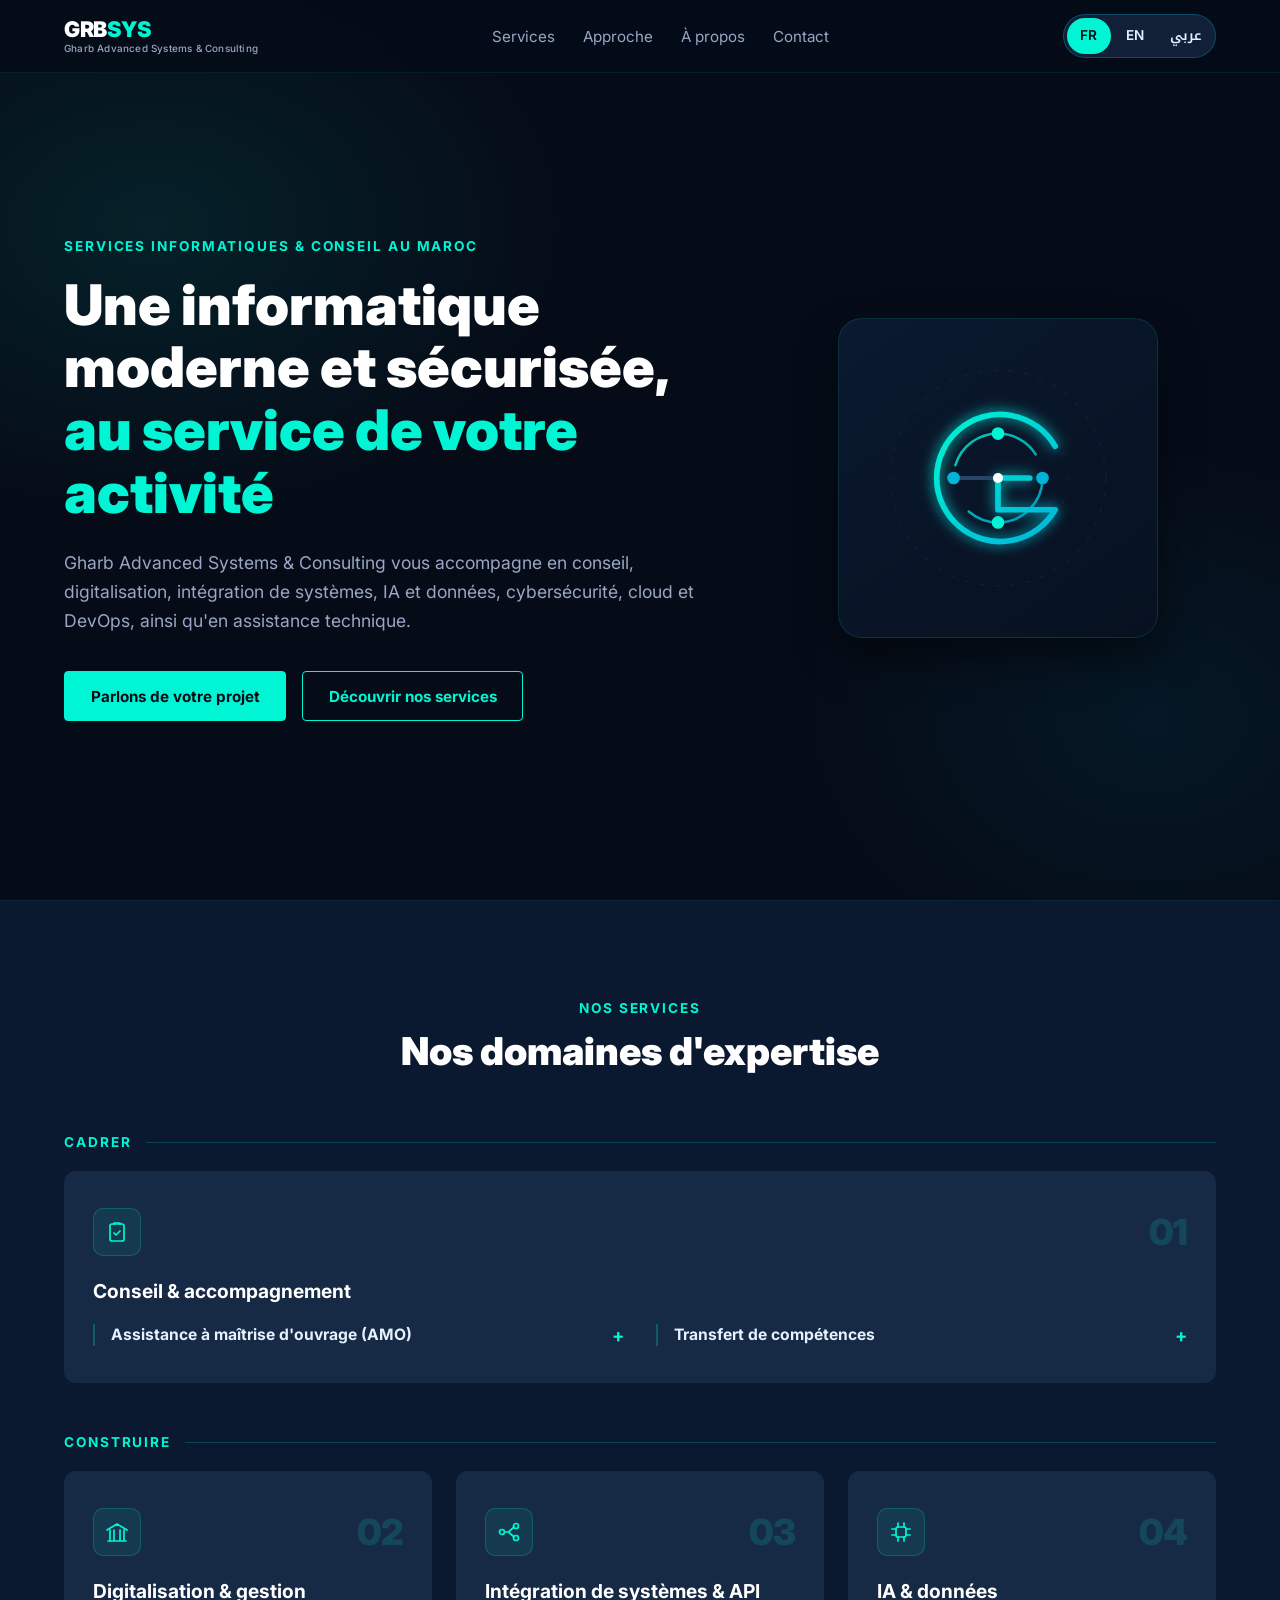
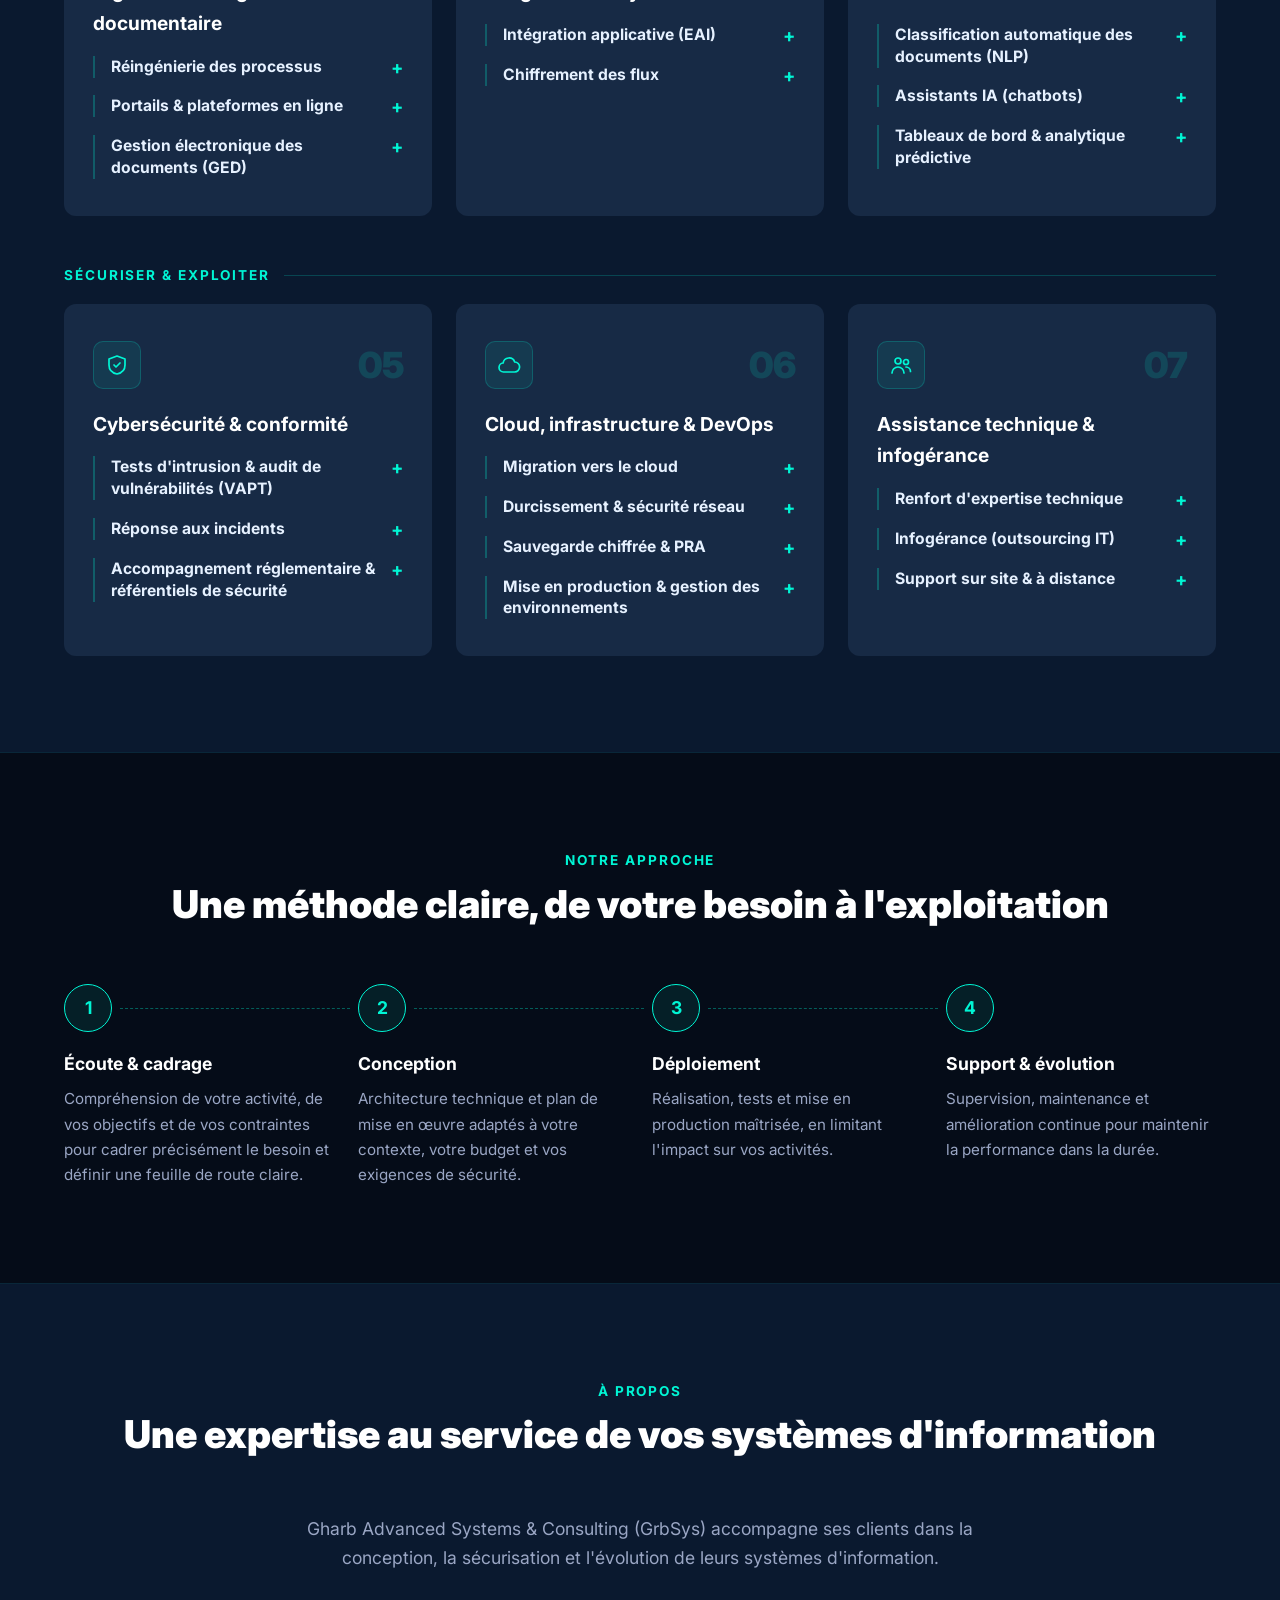
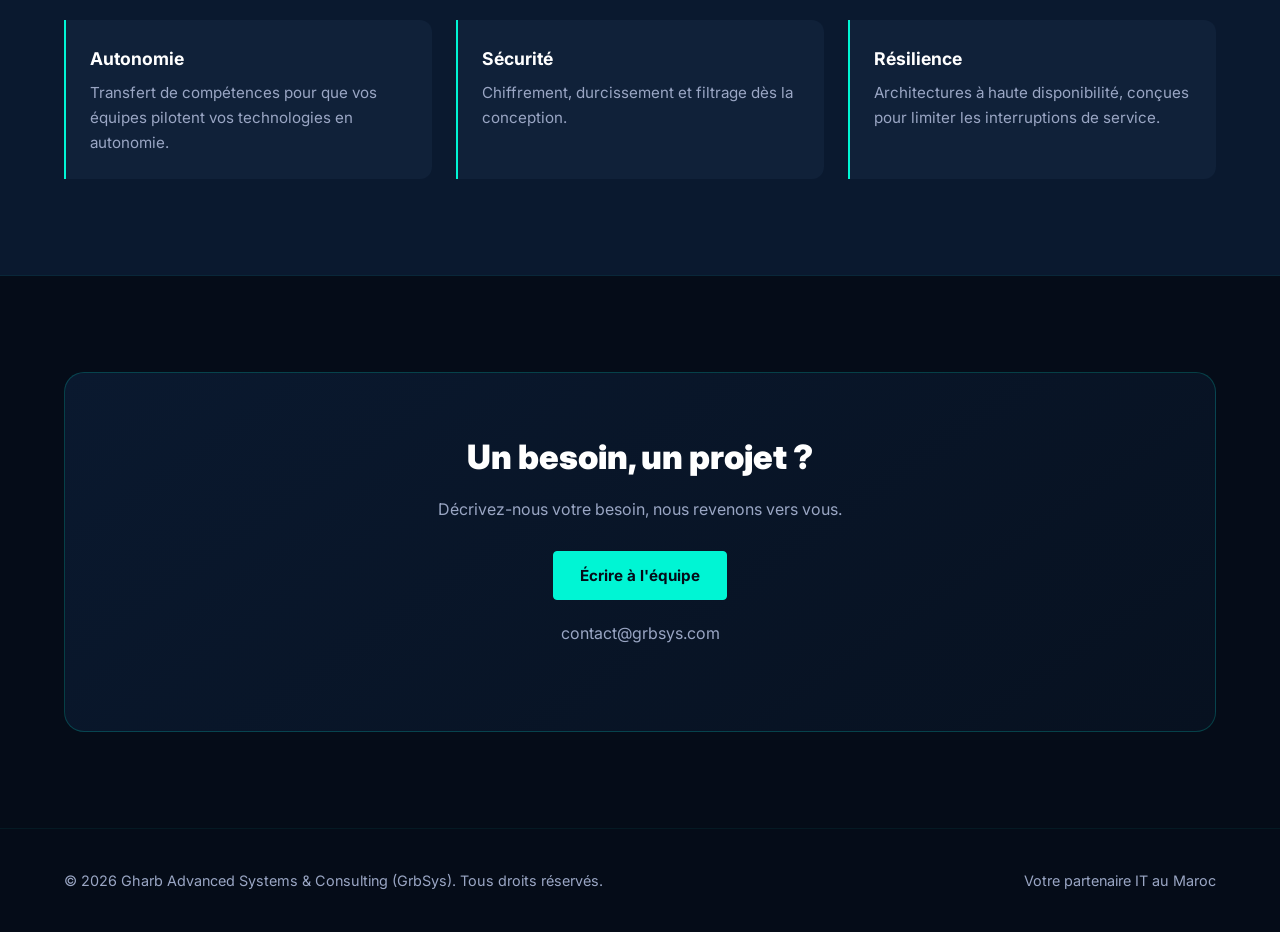
<file: index.html>
<!DOCTYPE html>
<html lang="fr" dir="ltr">
<head>
    <meta charset="UTF-8">
    <meta name="viewport" content="width=device-width, initial-scale=1.0">
    <title>Services IT, cloud &amp; cybersécurité au Maroc | GrbSys</title>
    <meta name="description" content="GrbSys, partenaire IT au Maroc : conseil, digitalisation, intégration de systèmes, IA et données, cybersécurité, cloud et DevOps, assistance technique.">
    <meta name="theme-color" content="#050c18">
    <link rel="canonical" href="https://grbsys.com/">
    <link rel="alternate" hreflang="fr" href="https://grbsys.com/">
    <link rel="alternate" hreflang="en" href="https://grbsys.com/en/">
    <link rel="alternate" hreflang="ar" href="https://grbsys.com/ar/">
    <link rel="alternate" hreflang="x-default" href="https://grbsys.com/">
    <script type="application/ld+json">{"@context":"https://schema.org","@type":"Organization","name":"Gharb Advanced Systems & Consulting","alternateName":["GrbSys","الغرب للأنظمة المتطورة والاستشارات"],"url":"https://grbsys.com/","email":"contact@grbsys.com","areaServed":"MA"}</script>
    <meta property="og:type" content="website">
    <meta property="og:site_name" content="Gharb Advanced Systems &amp; Consulting">
    <meta property="og:title" content="Services IT, cloud &amp; cybersécurité au Maroc | GrbSys">
    <meta property="og:description" content="GrbSys, partenaire IT au Maroc : conseil, digitalisation, intégration de systèmes, IA et données, cybersécurité, cloud et DevOps, assistance technique.">
    <meta property="og:url" content="https://grbsys.com/">
    <meta property="og:locale" content="fr_MA">
    <meta property="og:locale:alternate" content="en_GB">
    <meta property="og:locale:alternate" content="ar_MA">
    <link rel="icon" href="data:image/svg+xml,%3Csvg xmlns='http://www.w3.org/2000/svg' viewBox='0 0 32 32'%3E%3Crect width='32' height='32' rx='7' fill='%23050c18'/%3E%3Ccircle cx='16' cy='16' r='8' fill='none' stroke='%2300f5d4' stroke-width='3'/%3E%3Ccircle cx='16' cy='16' r='2.5' fill='%2300f5d4'/%3E%3C/svg%3E">

    <link rel="preconnect" href="https://fonts.googleapis.com">
    <link rel="preconnect" href="https://fonts.gstatic.com" crossorigin>
    <link rel="stylesheet" href="https://fonts.googleapis.com/css2?family=Inter:wght@400;600;700;900&amp;family=Noto+Kufi+Arabic:wght@300;400;700;900&amp;display=swap">

    <link rel="stylesheet" href="assets/style.css">
</head>
<body>
    <a class="skip-link" href="#main" data-i18n="skip">Aller au contenu principal</a>

    <header class="site-header">
        <div class="container header-inner">
            <a href="#top" class="nav-logo" data-i18n-aria="logo.label" aria-label="GrbSys – Gharb Advanced Systems & Consulting, accueil"><span class="logo-mark">Grb<span class="accent">Sys</span></span><small class="logo-sub" aria-hidden="true" data-i18n="logo.sub">Gharb Advanced Systems &amp; Consulting</small></a>

            <nav class="main-nav" data-i18n-aria="nav.label" aria-label="Navigation principale">
                <ul>
                    <li><a href="#services" data-i18n="nav.services">Services</a></li>
                    <li><a href="#approach" data-i18n="nav.approach">Approche</a></li>
                    <li><a href="#about" data-i18n="nav.about">À propos</a></li>
                    <li><a href="#contact" data-i18n="nav.contact">Contact</a></li>
                </ul>
            </nav>

            <div class="header-actions">
                <nav class="lang-switch" aria-label="Langue">
                    <a href="./" hreflang="fr" lang="fr" aria-label="Français" aria-current="page">FR</a>
                    <a href="en/" hreflang="en" lang="en" aria-label="English">EN</a>
                    <a href="ar/" hreflang="ar" lang="ar" aria-label="العربية">عربي</a>
                </nav>
            </div>
        </div>
    </header>

    <main id="main">
        <section class="hero" id="top">
            <div class="container hero-grid">
                <div class="hero-content">
                    <p class="eyebrow" data-i18n="hero.tag">Services informatiques &amp; conseil au Maroc</p>
                    <h1 class="hero-title" data-i18n="hero.title" data-i18n-html>Une informatique moderne et sécurisée, <span>au service de votre activité</span></h1>
                    <p class="hero-desc" data-i18n="hero.desc">Gharb Advanced Systems &amp; Consulting vous accompagne en conseil, digitalisation, intégration de systèmes, IA et données, cybersécurité, cloud et DevOps, ainsi qu'en assistance technique.</p>
                    <div class="hero-actions">
                        <a href="#contact" class="btn btn-primary" data-i18n="hero.cta1">Parlons de votre projet</a>
                        <a href="#services" class="btn btn-outline" data-i18n="hero.cta2">Découvrir nos services</a>
                    </div>
                </div>

                <div class="hero-visual">
                    <div class="svg-container">
                        <svg viewBox="0 0 200 200" xmlns="http://www.w3.org/2000/svg" role="img" aria-labelledby="logoTitle">
                            <title id="logoTitle" data-i18n="logo.title">Logo animé de GrbSys : réseau de nœuds connectés</title>
                            <defs>
                                <linearGradient id="cyberGrad" x1="0%" y1="0%" x2="100%" y2="100%">
                                    <stop offset="0%" stop-color="#00f5d4"/>
                                    <stop offset="100%" stop-color="#00b4d8"/>
                                </linearGradient>
                                <filter id="neonGlow" x="-20%" y="-20%" width="140%" height="140%">
                                    <feGaussianBlur stdDeviation="5" result="blur"/>
                                    <feComposite in="SourceGraphic" in2="blur" operator="over"/>
                                </filter>
                            </defs>

                            <circle cx="100" cy="100" r="85" fill="none" stroke="#172a45" stroke-width="1" stroke-dasharray="4 8" opacity="0.5"/>
                            <circle cx="100" cy="100" r="55" fill="none" stroke="#172a45" stroke-width="1" stroke-dasharray="3 6" opacity="0.4"/>
                            <line x1="100" y1="5" x2="100" y2="195" stroke="#172a45" stroke-width="0.5" stroke-dasharray="5 5" opacity="0.3"/>
                            <line x1="5" y1="100" x2="195" y2="100" stroke="#172a45" stroke-width="0.5" stroke-dasharray="5 5" opacity="0.3"/>

                            <!-- Boucle « G » -->
                            <path class="draw" pathLength="100" d="M 145 75 A 50 50 0 1 0 145 125 L 100 125 L 100 100 L 125 100"
                                  fill="none" stroke="url(#cyberGrad)" stroke-width="4.5" stroke-linecap="round" stroke-linejoin="round" filter="url(#neonGlow)"/>

                            <!-- Anneau « S » en rotation lente -->
                            <circle class="ring" cx="100" cy="100" r="35" fill="none" stroke="url(#cyberGrad)" stroke-width="2" stroke-dasharray="80 40" stroke-linecap="round" opacity="0.8"/>

                            <path d="M 100 100 L 65 100" fill="none" stroke="#2a4468" stroke-width="3" stroke-linecap="round"/>

                            <circle class="node" cx="100" cy="65" r="5" fill="#00f5d4"/>
                            <circle class="node delay-1" cx="135" cy="100" r="5" fill="#00b4d8"/>
                            <circle class="node delay-2" cx="100" cy="135" r="5" fill="#00f5d4"/>
                            <circle class="node delay-3" cx="65" cy="100" r="5" fill="#00b4d8"/>
                            <circle class="node delay-1" cx="100" cy="100" r="4" fill="#ffffff"/>
                        </svg>
                    </div>
                </div>
            </div>
        </section>

        <section class="section section-alt" id="services" aria-labelledby="services-title">
            <div class="container">
                <div class="section-header">
                    <p class="eyebrow" data-i18n="services.eyebrow">Nos services</p>
                    <h2 id="services-title" data-i18n="services.title">Nos domaines d'expertise</h2>
                </div>

                <div class="service-groups">
                <div class="service-group" role="group" aria-labelledby="g1-label">
                    <h3 class="group-title" id="g1-label" data-i18n="g1.title">Cadrer</h3>
                    <div class="service-cards service-cards--1">
                        <article class="service-card">
                            <div class="card-top">
                                <div class="card-icon" aria-hidden="true">
                                    <svg viewBox="0 0 24 24"><rect x="5" y="4" width="14" height="17" rx="2"/><path d="M9 4V3h6v1M9 13l2 2 4-4"/></svg>
                                </div>
                                <span class="card-num" aria-hidden="true">01</span>
                            </div>
                            <h4 data-i18n="d7.title">Conseil &amp; accompagnement</h4>
                            <ul class="service-list">
                                <li>
                                    <details>
                                        <summary><h5 data-i18n="d7.i1.t">Assistance à maîtrise d'ouvrage (AMO)</h5></summary>
                                        <p data-i18n="d7.i1.x">Accompagnement consultatif et technique pour cadrer et piloter vos projets technologiques selon les bonnes pratiques et les référentiels applicables.</p>
                                    </details>
                                </li>
                                <li>
                                    <details>
                                        <summary><h5 data-i18n="d7.i2.t">Transfert de compétences</h5></summary>
                                        <p data-i18n="d7.i2.x">Programmes de formation continue pour les ingénieurs et responsables techniques de vos équipes afin de piloter les technologies modernes en autonomie.</p>
                                    </details>
                                </li>
                            </ul>
                        </article>
                    </div>
                </div>

                <div class="service-group" role="group" aria-labelledby="g2-label">
                    <h3 class="group-title" id="g2-label" data-i18n="g2.title">Construire</h3>
                    <div class="service-cards service-cards--3">
                        <article class="service-card">
                            <div class="card-top">
                                <div class="card-icon" aria-hidden="true">
                                    <svg viewBox="0 0 24 24"><path d="M3 21h18M5 21V10M9 21V10M15 21V10M19 21V10M2 10l10-6 10 6"/></svg>
                                </div>
                                <span class="card-num" aria-hidden="true">02</span>
                            </div>
                            <h4 data-i18n="d1.title">Digitalisation &amp; gestion documentaire</h4>
                            <ul class="service-list">
                                <li>
                                    <details>
                                        <summary><h5 data-i18n="d1.i1.t">Réingénierie des processus</h5></summary>
                                        <p data-i18n="d1.i1.x">Transformation de vos procédures papier et manuelles en workflows numériques automatisés pour gagner en rapidité, dans le respect de la réglementation applicable.</p>
                                    </details>
                                </li>
                                <li>
                                    <details>
                                        <summary><h5 data-i18n="d1.i2.t">Portails &amp; plateformes en ligne</h5></summary>
                                        <p data-i18n="d1.i2.x">Plateformes en ligne unifiées pour recevoir, traiter et suivre les demandes de vos clients et partenaires : formulaires, demandes en ligne, espaces clients.</p>
                                    </details>
                                </li>
                                <li>
                                    <details>
                                        <summary><h5 data-i18n="d1.i3.t">Gestion électronique des documents (GED)</h5></summary>
                                        <p data-i18n="d1.i3.x">Archivage sécurisé du fonds documentaire de votre organisation, avec indexation et recherche rapide, pour retrouver vos documents facilement et réduire les risques de perte ou de détérioration.</p>
                                    </details>
                                </li>
                            </ul>
                        </article>

                        <article class="service-card">
                            <div class="card-top">
                                <div class="card-icon" aria-hidden="true">
                                    <svg viewBox="0 0 24 24"><circle cx="5" cy="12" r="2.5"/><circle cx="19" cy="6" r="2.5"/><circle cx="19" cy="18" r="2.5"/><path d="M7.5 12h4l5.5-5M11.5 12l5.5 5"/></svg>
                                </div>
                                <span class="card-num" aria-hidden="true">03</span>
                            </div>
                            <h4 data-i18n="d5.title">Intégration de systèmes &amp; API</h4>
                            <ul class="service-list">
                                <li>
                                    <details>
                                        <summary><h5 data-i18n="d5.i1.t">Intégration applicative (EAI)</h5></summary>
                                        <p data-i18n="d5.i1.x">Configuration et sécurisation des API pour des échanges fiables entre vos plateformes, partenaires et systèmes internes.</p>
                                    </details>
                                </li>
                                <li>
                                    <details>
                                        <summary><h5 data-i18n="d5.i2.t">Chiffrement des flux</h5></summary>
                                        <p data-i18n="d5.i2.x">Chiffrement des données échangées entre vos systèmes et vos partenaires, avec un contrôle strict des accès autorisés.</p>
                                    </details>
                                </li>
                            </ul>
                        </article>

                        <article class="service-card">
                            <div class="card-top">
                                <div class="card-icon" aria-hidden="true">
                                    <svg viewBox="0 0 24 24"><rect x="7" y="7" width="10" height="10" rx="2"/><path d="M9 3v4M15 3v4M9 17v4M15 17v4M3 9h4M3 15h4M17 9h4M17 15h4"/></svg>
                                </div>
                                <span class="card-num" aria-hidden="true">04</span>
                            </div>
                            <h4 data-i18n="d6.title">IA &amp; données</h4>
                            <ul class="service-list">
                                <li>
                                    <details>
                                        <summary><h5 data-i18n="d6.i1.t">Classification automatique des documents (NLP)</h5></summary>
                                        <p data-i18n="d6.i1.x">Traitement du langage naturel (NLP) pour lire, analyser et classer automatiquement vos courriers et documents.</p>
                                    </details>
                                </li>
                                <li>
                                    <details>
                                        <summary><h5 data-i18n="d6.i2.t">Assistants IA (chatbots)</h5></summary>
                                        <p data-i18n="d6.i2.x">Chatbots d'IA générative sur vos plateformes pour orienter vos utilisateurs et répondre à leurs questions courantes en langage naturel, 24 h/24.</p>
                                    </details>
                                </li>
                                <li>
                                    <details>
                                        <summary><h5 data-i18n="d6.i3.t">Tableaux de bord &amp; analytique prédictive</h5></summary>
                                        <p data-i18n="d6.i3.x">Tableaux de bord BI dynamiques pour analyser vos indicateurs, même en grand volume, et anticiper les tendances afin de décider sur la base des données.</p>
                                    </details>
                                </li>
                            </ul>
                        </article>
                    </div>
                </div>

                <div class="service-group" role="group" aria-labelledby="g3-label">
                    <h3 class="group-title" id="g3-label" data-i18n="g3.title">Sécuriser &amp; exploiter</h3>
                    <div class="service-cards service-cards--3">
                        <article class="service-card">
                            <div class="card-top">
                                <div class="card-icon" aria-hidden="true">
                                    <svg viewBox="0 0 24 24"><path d="M12 3l8 3v6c0 4.5-3.2 8-8 9-4.8-1-8-4.5-8-9V6l8-3z"/><path d="M9 12l2 2 4-4"/></svg>
                                </div>
                                <span class="card-num" aria-hidden="true">05</span>
                            </div>
                            <h4 data-i18n="d2.title">Cybersécurité &amp; conformité</h4>
                            <ul class="service-list">
                                <li>
                                    <details>
                                        <summary><h5 data-i18n="d2.i1.t">Tests d'intrusion &amp; audit de vulnérabilités (VAPT)</h5></summary>
                                        <p data-i18n="d2.i1.x">Simulations d'attaques encadrées (hacking éthique), réalisées sur autorisation écrite et dans un périmètre défini avec vous, pour identifier les vulnérabilités de vos systèmes et réseaux et vous aider à les corriger avant qu'elles ne soient exploitées.</p>
                                    </details>
                                </li>
                                <li>
                                    <details>
                                        <summary><h5 data-i18n="d2.i2.t">Réponse aux incidents</h5></summary>
                                        <p data-i18n="d2.i2.x">Procédures de réponse automatisées et intervention rapide pour contenir les attaques et limiter leur impact sur vos services.</p>
                                    </details>
                                </li>
                                <li>
                                    <details>
                                        <summary><h5 data-i18n="d2.i3.t">Accompagnement réglementaire &amp; référentiels de sécurité</h5></summary>
                                        <p data-i18n="d2.i3.x">Accompagnement dans la mise en conformité de vos systèmes d'information avec les exigences qui vous sont applicables (directives et référentiels de la DGSSI, protection des données personnelles) et les bonnes pratiques reconnues : diagnostic des écarts, plan d'action, mise en œuvre et préparation aux audits.</p>
                                    </details>
                                </li>
                            </ul>
                        </article>

                        <article class="service-card">
                            <div class="card-top">
                                <div class="card-icon" aria-hidden="true">
                                    <svg viewBox="0 0 24 24"><path d="M6.5 19a4.5 4.5 0 0 1-.4-8.98A6 6 0 0 1 17.7 9a4.5 4.5 0 0 1-.2 10h-11z"/></svg>
                                </div>
                                <span class="card-num" aria-hidden="true">06</span>
                            </div>
                            <h4 data-i18n="d4.title">Cloud, infrastructure &amp; DevOps</h4>
                            <ul class="service-list">
                                <li>
                                    <details>
                                        <summary><h5 data-i18n="d4.i1.t">Migration vers le cloud</h5></summary>
                                        <p data-i18n="d4.i1.x">Migration de vos systèmes et bases de données depuis votre environnement actuel vers un environnement cloud sécurisé, en limitant au maximum l'interruption de service.</p>
                                    </details>
                                </li>
                                <li>
                                    <details>
                                        <summary><h5 data-i18n="d4.i2.t">Durcissement &amp; sécurité réseau</h5></summary>
                                        <p data-i18n="d4.i2.x">Durcissement de vos serveurs, mise en place de pare-feu applicatifs web (WAF) et gestion de réseaux virtuels sécurisés.</p>
                                    </details>
                                </li>
                                <li>
                                    <details>
                                        <summary><h5 data-i18n="d4.i3.t">Sauvegarde chiffrée &amp; PRA</h5></summary>
                                        <p data-i18n="d4.i3.x">Sauvegardes automatiques chiffrées hors site et plans de reprise d'activité (PRA) pour restaurer vos données dans les délais convenus en cas d'incident majeur.</p>
                                    </details>
                                </li>
                                <li>
                                    <details>
                                        <summary><h5 data-i18n="d4.i4.t">Mise en production &amp; gestion des environnements</h5></summary>
                                        <p data-i18n="d4.i4.x">Gestion des configurations par environnement et des noms de domaine pour un passage fluide et sécurisé du développement et des tests à la production.</p>
                                    </details>
                                </li>
                            </ul>
                        </article>

                        <article class="service-card">
                            <div class="card-top">
                                <div class="card-icon" aria-hidden="true">
                                    <svg viewBox="0 0 24 24"><circle cx="9" cy="8" r="3"/><path d="M3 20c0-3.3 2.7-6 6-6s6 2.7 6 6"/><circle cx="17" cy="9" r="2.5"/><path d="M17 14c2.5 0 4.5 2 4.5 4.5"/></svg>
                                </div>
                                <span class="card-num" aria-hidden="true">07</span>
                            </div>
                            <h4 data-i18n="d3.title">Assistance technique &amp; infogérance</h4>
                            <ul class="service-list">
                                <li>
                                    <details>
                                        <summary><h5 data-i18n="d3.i1.t">Renfort d'expertise technique</h5></summary>
                                        <p data-i18n="d3.i1.x">Nos ingénieurs et experts réalisent, sous l'encadrement de GrbSys, des missions d'assistance technique définies avec vous (périmètre, livrables, durée), dans vos locaux ou à distance.</p>
                                    </details>
                                </li>
                                <li>
                                    <details>
                                        <summary><h5 data-i18n="d3.i2.t">Infogérance (outsourcing IT)</h5></summary>
                                        <p data-i18n="d3.i2.x">Supervision technique et administrative de vos systèmes informatiques, y compris l'administration de vos serveurs, via des contrats annuels de gestion et de maintenance.</p>
                                    </details>
                                </li>
                                <li>
                                    <details>
                                        <summary><h5 data-i18n="d3.i3.t">Support sur site &amp; à distance</h5></summary>
                                        <p data-i18n="d3.i3.x">Nos équipes de support interviennent dans vos locaux ou à distance, avec une couverture pouvant aller jusqu'à 24 h/24 et 7 j/7 selon le niveau de service (SLA) convenu.</p>
                                    </details>
                                </li>
                            </ul>
                        </article>
                    </div>
                </div>
                </div>
            </div>
        </section>

        <section class="section" id="approach" aria-labelledby="approach-title">
            <div class="container">
                <div class="section-header">
                    <p class="eyebrow" data-i18n="approach.eyebrow">Notre approche</p>
                    <h2 id="approach-title" data-i18n="approach.title">Une méthode claire, de votre besoin à l'exploitation</h2>
                </div>
                <ol class="steps">
                    <li class="step">
                        <div class="step-num" aria-hidden="true">1</div>
                        <h3 data-i18n="a1.title">Écoute &amp; cadrage</h3>
                        <p data-i18n="a1.text">Compréhension de votre activité, de vos objectifs et de vos contraintes pour cadrer précisément le besoin et définir une feuille de route claire.</p>
                    </li>
                    <li class="step">
                        <div class="step-num" aria-hidden="true">2</div>
                        <h3 data-i18n="a2.title">Conception</h3>
                        <p data-i18n="a2.text">Architecture technique et plan de mise en œuvre adaptés à votre contexte, votre budget et vos exigences de sécurité.</p>
                    </li>
                    <li class="step">
                        <div class="step-num" aria-hidden="true">3</div>
                        <h3 data-i18n="a3.title">Déploiement</h3>
                        <p data-i18n="a3.text">Réalisation, tests et mise en production maîtrisée, en limitant l'impact sur vos activités.</p>
                    </li>
                    <li class="step">
                        <div class="step-num" aria-hidden="true">4</div>
                        <h3 data-i18n="a4.title">Support &amp; évolution</h3>
                        <p data-i18n="a4.text">Supervision, maintenance et amélioration continue pour maintenir la performance dans la durée.</p>
                    </li>
                </ol>
            </div>
        </section>

        <section class="section section-alt" id="about" aria-labelledby="about-title">
            <div class="container">
                <div class="section-header">
                    <p class="eyebrow" data-i18n="about.eyebrow">À propos</p>
                    <h2 id="about-title" data-i18n="about.title">Une expertise au service de vos systèmes d'information</h2>
                </div>
                <p class="about-lead" data-i18n="about.text">Gharb Advanced Systems &amp; Consulting (GrbSys) accompagne ses clients dans la conception, la sécurisation et l'évolution de leurs systèmes d'information.</p>
                <ul class="pillars">
                    <li class="pillar"><h3 data-i18n="p1.title">Autonomie</h3><p data-i18n="p1.text">Transfert de compétences pour que vos équipes pilotent vos technologies en autonomie.</p></li>
                    <li class="pillar"><h3 data-i18n="p2.title">Sécurité</h3><p data-i18n="p2.text">Chiffrement, durcissement et filtrage dès la conception.</p></li>
                    <li class="pillar"><h3 data-i18n="p3.title">Résilience</h3><p data-i18n="p3.text">Architectures à haute disponibilité, conçues pour limiter les interruptions de service.</p></li>
                </ul>
            </div>
        </section>

        <section class="section" id="contact" aria-labelledby="contact-title">
            <div class="container">
                <div class="contact-box">
                    <h2 id="contact-title" data-i18n="contact.title">Un besoin, un projet ?</h2>
                    <p data-i18n="contact.text">Décrivez-nous votre besoin, nous revenons vers vous.</p>
                    <a href="mailto:contact@grbsys.com" class="btn btn-primary" data-i18n="contact.cta">Écrire à l'équipe</a>
                    <p><a href="mailto:contact@grbsys.com" class="contact-mail">contact@grbsys.com</a></p>
                </div>
            </div>
        </section>
    </main>

    <footer class="site-footer">
        <div class="container footer-inner">
            <p data-i18n="footer.copy">© 2026 Gharb Advanced Systems &amp; Consulting (GrbSys). Tous droits réservés.</p>
            <p data-i18n="footer.tag">Votre partenaire IT au Maroc</p>
        </div>
    </footer>
</body>
</html>
</file>
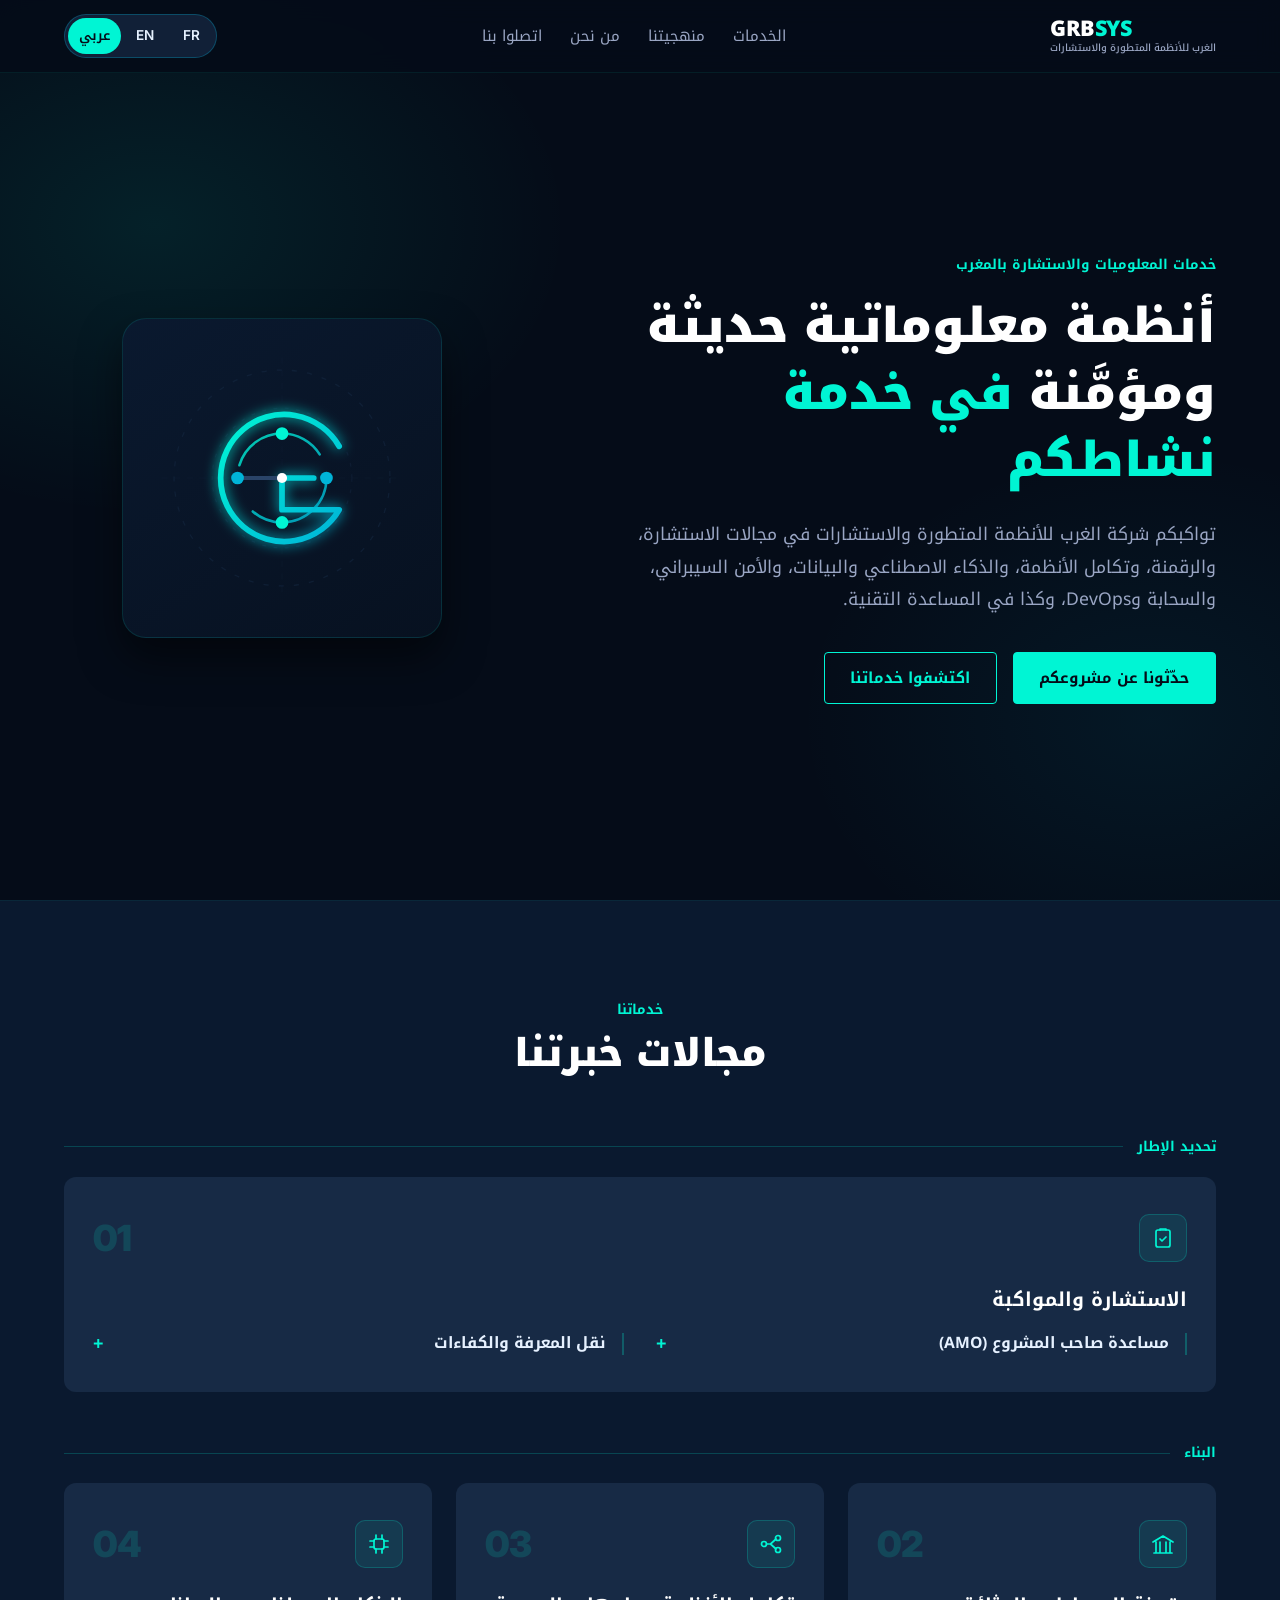
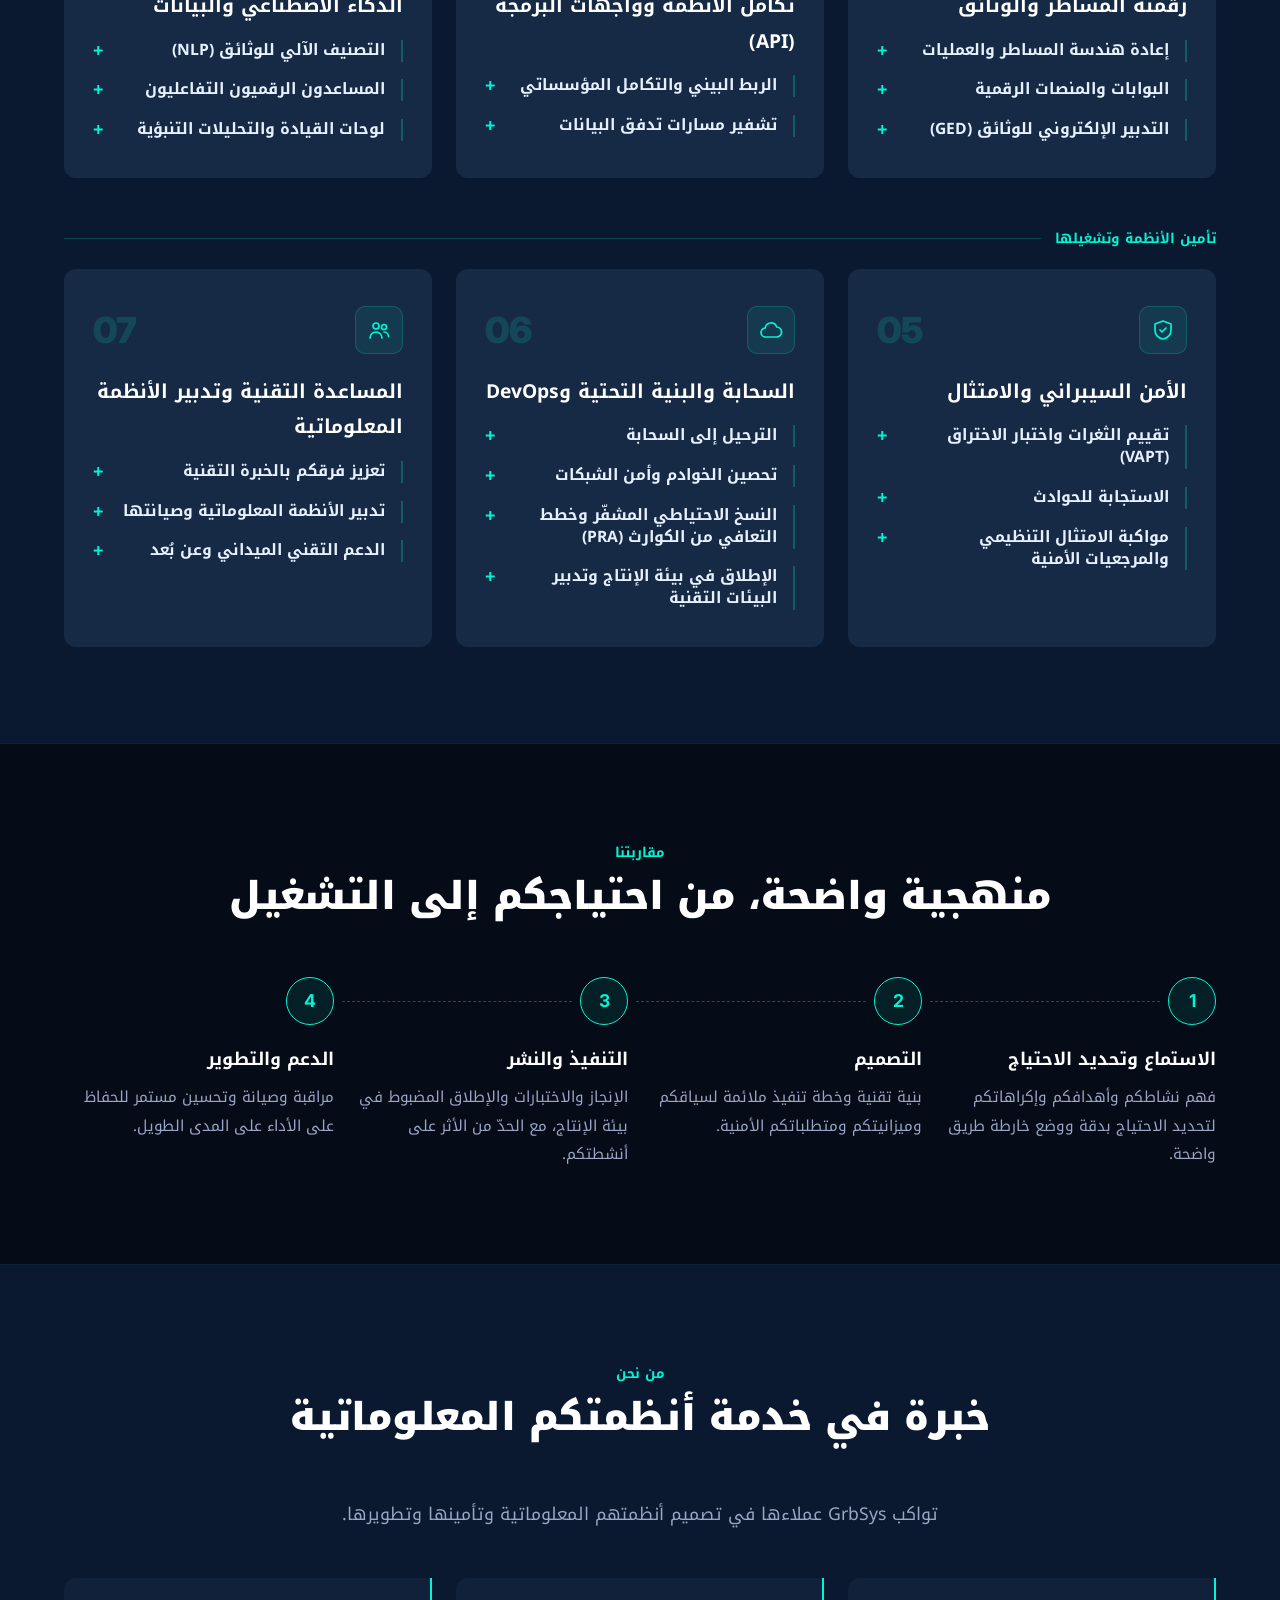
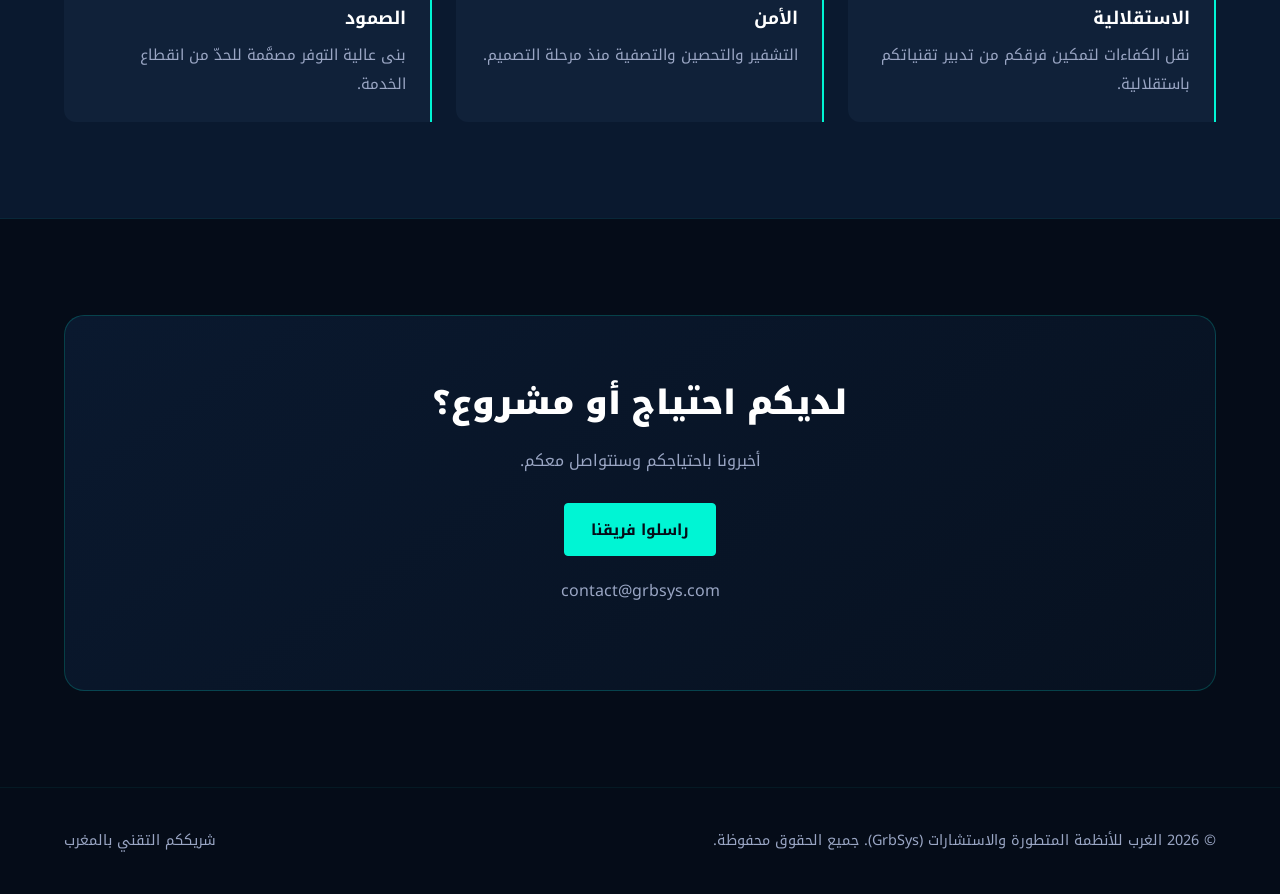
<file: ar/index.html>
<!DOCTYPE html>
<html lang="ar" dir="rtl">
<head>
    <meta charset="UTF-8">
    <meta name="viewport" content="width=device-width, initial-scale=1.0">
    <title>خدمات المعلوميات والسحابة والأمن السيبراني بالمغرب | GrbSys</title>
    <meta name="description" content="GrbSys، شريككم التقني بالمغرب: الاستشارة والرقمنة وتكامل الأنظمة والذكاء الاصطناعي والبيانات والأمن السيبراني والسحابة وDevOps والمساعدة التقنية.">
    <meta name="theme-color" content="#050c18">
    <link rel="canonical" href="https://grbsys.com/ar/">
    <link rel="alternate" hreflang="fr" href="https://grbsys.com/">
    <link rel="alternate" hreflang="en" href="https://grbsys.com/en/">
    <link rel="alternate" hreflang="ar" href="https://grbsys.com/ar/">
    <link rel="alternate" hreflang="x-default" href="https://grbsys.com/">
    <script type="application/ld+json">{"@context":"https://schema.org","@type":"Organization","name":"Gharb Advanced Systems & Consulting","alternateName":["GrbSys","الغرب للأنظمة المتطورة والاستشارات"],"url":"https://grbsys.com/","email":"contact@grbsys.com","areaServed":"MA"}</script>
    <meta property="og:type" content="website">
    <meta property="og:site_name" content="Gharb Advanced Systems &amp; Consulting">
    <meta property="og:title" content="خدمات المعلوميات والسحابة والأمن السيبراني بالمغرب | GrbSys">
    <meta property="og:description" content="GrbSys، شريككم التقني بالمغرب: الاستشارة والرقمنة وتكامل الأنظمة والذكاء الاصطناعي والبيانات والأمن السيبراني والسحابة وDevOps والمساعدة التقنية.">
    <meta property="og:url" content="https://grbsys.com/ar/">
    <meta property="og:locale" content="ar_MA">
    <meta property="og:locale:alternate" content="fr_MA">
    <meta property="og:locale:alternate" content="en_GB">
    <link rel="icon" href="data:image/svg+xml,%3Csvg xmlns='http://www.w3.org/2000/svg' viewBox='0 0 32 32'%3E%3Crect width='32' height='32' rx='7' fill='%23050c18'/%3E%3Ccircle cx='16' cy='16' r='8' fill='none' stroke='%2300f5d4' stroke-width='3'/%3E%3Ccircle cx='16' cy='16' r='2.5' fill='%2300f5d4'/%3E%3C/svg%3E">

    <link rel="preconnect" href="https://fonts.googleapis.com">
    <link rel="preconnect" href="https://fonts.gstatic.com" crossorigin>
    <link rel="stylesheet" href="https://fonts.googleapis.com/css2?family=Inter:wght@400;600;700;900&amp;family=Noto+Kufi+Arabic:wght@300;400;700;900&amp;display=swap">

    <link rel="stylesheet" href="../assets/style.css">
</head>
<body>
    <a class="skip-link" href="#main" data-i18n="skip">الانتقال إلى المحتوى الرئيسي</a>

    <header class="site-header">
        <div class="container header-inner">
            <a href="#top" class="nav-logo" data-i18n-aria="logo.label" aria-label="GrbSys – الغرب للأنظمة المتطورة والاستشارات، الصفحة الرئيسية"><span class="logo-mark">Grb<span class="accent">Sys</span></span><small class="logo-sub" aria-hidden="true" data-i18n="logo.sub">الغرب للأنظمة المتطورة والاستشارات</small></a>

            <nav class="main-nav" data-i18n-aria="nav.label" aria-label="التنقل الرئيسي">
                <ul>
                    <li><a href="#services" data-i18n="nav.services">الخدمات</a></li>
                    <li><a href="#approach" data-i18n="nav.approach">منهجيتنا</a></li>
                    <li><a href="#about" data-i18n="nav.about">من نحن</a></li>
                    <li><a href="#contact" data-i18n="nav.contact">اتصلوا بنا</a></li>
                </ul>
            </nav>

            <div class="header-actions">
                <nav class="lang-switch" aria-label="اللغة">
                    <a href="../" hreflang="fr" lang="fr" aria-label="Français">FR</a>
                    <a href="../en/" hreflang="en" lang="en" aria-label="English">EN</a>
                    <a href="./" hreflang="ar" lang="ar" aria-label="العربية" aria-current="page">عربي</a>
                </nav>
            </div>
        </div>
    </header>

    <main id="main">
        <section class="hero" id="top">
            <div class="container hero-grid">
                <div class="hero-content">
                    <p class="eyebrow" data-i18n="hero.tag">خدمات المعلوميات والاستشارة بالمغرب</p>
                    <h1 class="hero-title" data-i18n="hero.title" data-i18n-html>أنظمة معلوماتية حديثة ومؤمَّنة <span>في خدمة نشاطكم</span></h1>
                    <p class="hero-desc" data-i18n="hero.desc">تواكبكم شركة الغرب للأنظمة المتطورة والاستشارات في مجالات الاستشارة، والرقمنة، وتكامل الأنظمة، والذكاء الاصطناعي والبيانات، والأمن السيبراني، والسحابة وDevOps، وكذا في المساعدة التقنية.</p>
                    <div class="hero-actions">
                        <a href="#contact" class="btn btn-primary" data-i18n="hero.cta1">حدّثونا عن مشروعكم</a>
                        <a href="#services" class="btn btn-outline" data-i18n="hero.cta2">اكتشفوا خدماتنا</a>
                    </div>
                </div>

                <div class="hero-visual">
                    <div class="svg-container">
                        <svg viewBox="0 0 200 200" xmlns="http://www.w3.org/2000/svg" role="img" aria-labelledby="logoTitle">
                            <title id="logoTitle" data-i18n="logo.title">شعار GrbSys المتحرك: شبكة من العقد المتصلة</title>
                            <defs>
                                <linearGradient id="cyberGrad" x1="0%" y1="0%" x2="100%" y2="100%">
                                    <stop offset="0%" stop-color="#00f5d4"/>
                                    <stop offset="100%" stop-color="#00b4d8"/>
                                </linearGradient>
                                <filter id="neonGlow" x="-20%" y="-20%" width="140%" height="140%">
                                    <feGaussianBlur stdDeviation="5" result="blur"/>
                                    <feComposite in="SourceGraphic" in2="blur" operator="over"/>
                                </filter>
                            </defs>

                            <circle cx="100" cy="100" r="85" fill="none" stroke="#172a45" stroke-width="1" stroke-dasharray="4 8" opacity="0.5"/>
                            <circle cx="100" cy="100" r="55" fill="none" stroke="#172a45" stroke-width="1" stroke-dasharray="3 6" opacity="0.4"/>
                            <line x1="100" y1="5" x2="100" y2="195" stroke="#172a45" stroke-width="0.5" stroke-dasharray="5 5" opacity="0.3"/>
                            <line x1="5" y1="100" x2="195" y2="100" stroke="#172a45" stroke-width="0.5" stroke-dasharray="5 5" opacity="0.3"/>

                            <!-- Boucle « G » -->
                            <path class="draw" pathLength="100" d="M 145 75 A 50 50 0 1 0 145 125 L 100 125 L 100 100 L 125 100"
                                  fill="none" stroke="url(#cyberGrad)" stroke-width="4.5" stroke-linecap="round" stroke-linejoin="round" filter="url(#neonGlow)"/>

                            <!-- Anneau « S » en rotation lente -->
                            <circle class="ring" cx="100" cy="100" r="35" fill="none" stroke="url(#cyberGrad)" stroke-width="2" stroke-dasharray="80 40" stroke-linecap="round" opacity="0.8"/>

                            <path d="M 100 100 L 65 100" fill="none" stroke="#2a4468" stroke-width="3" stroke-linecap="round"/>

                            <circle class="node" cx="100" cy="65" r="5" fill="#00f5d4"/>
                            <circle class="node delay-1" cx="135" cy="100" r="5" fill="#00b4d8"/>
                            <circle class="node delay-2" cx="100" cy="135" r="5" fill="#00f5d4"/>
                            <circle class="node delay-3" cx="65" cy="100" r="5" fill="#00b4d8"/>
                            <circle class="node delay-1" cx="100" cy="100" r="4" fill="#ffffff"/>
                        </svg>
                    </div>
                </div>
            </div>
        </section>

        <section class="section section-alt" id="services" aria-labelledby="services-title">
            <div class="container">
                <div class="section-header">
                    <p class="eyebrow" data-i18n="services.eyebrow">خدماتنا</p>
                    <h2 id="services-title" data-i18n="services.title">مجالات خبرتنا</h2>
                </div>

                <div class="service-groups">
                <div class="service-group" role="group" aria-labelledby="g1-label">
                    <h3 class="group-title" id="g1-label" data-i18n="g1.title">تحديد الإطار</h3>
                    <div class="service-cards service-cards--1">
                        <article class="service-card">
                            <div class="card-top">
                                <div class="card-icon" aria-hidden="true">
                                    <svg viewBox="0 0 24 24"><rect x="5" y="4" width="14" height="17" rx="2"/><path d="M9 4V3h6v1M9 13l2 2 4-4"/></svg>
                                </div>
                                <span class="card-num" aria-hidden="true">01</span>
                            </div>
                            <h4 data-i18n="d7.title">الاستشارة والمواكبة</h4>
                            <ul class="service-list">
                                <li>
                                    <details>
                                        <summary><h5 data-i18n="d7.i1.t">مساعدة صاحب المشروع (AMO)</h5></summary>
                                        <p data-i18n="d7.i1.x">مواكبة استشارية وتقنية لتحديد إطار مشاريعكم التكنولوجية وقيادتها، وفق الممارسات الجيدة والمرجعيات المعمول بها.</p>
                                    </details>
                                </li>
                                <li>
                                    <details>
                                        <summary><h5 data-i18n="d7.i2.t">نقل المعرفة والكفاءات</h5></summary>
                                        <p data-i18n="d7.i2.x">برامج تكوين مستمر لفائدة مهندسي فرقكم ومسؤوليها التقنيين لتمكينهم من تدبير التكنولوجيات الحديثة باستقلالية.</p>
                                    </details>
                                </li>
                            </ul>
                        </article>
                    </div>
                </div>

                <div class="service-group" role="group" aria-labelledby="g2-label">
                    <h3 class="group-title" id="g2-label" data-i18n="g2.title">البناء</h3>
                    <div class="service-cards service-cards--3">
                        <article class="service-card">
                            <div class="card-top">
                                <div class="card-icon" aria-hidden="true">
                                    <svg viewBox="0 0 24 24"><path d="M3 21h18M5 21V10M9 21V10M15 21V10M19 21V10M2 10l10-6 10 6"/></svg>
                                </div>
                                <span class="card-num" aria-hidden="true">02</span>
                            </div>
                            <h4 data-i18n="d1.title">رقمنة المساطر والوثائق</h4>
                            <ul class="service-list">
                                <li>
                                    <details>
                                        <summary><h5 data-i18n="d1.i1.t">إعادة هندسة المساطر والعمليات</h5></summary>
                                        <p data-i18n="d1.i1.x">تحويل مساطركم الورقية واليدوية إلى مسارات عمل رقمية مؤتمتة لتسريع المعالجة، وفق الإطار التنظيمي المعمول به.</p>
                                    </details>
                                </li>
                                <li>
                                    <details>
                                        <summary><h5 data-i18n="d1.i2.t">البوابات والمنصات الرقمية</h5></summary>
                                        <p data-i18n="d1.i2.x">منصات إلكترونية موحّدة لاستقبال طلبات عملائكم وشركائكم ومعالجتها وتتبّعها: الاستمارات، والطلبات الإلكترونية، وفضاءات العملاء.</p>
                                    </details>
                                </li>
                                <li>
                                    <details>
                                        <summary><h5 data-i18n="d1.i3.t">التدبير الإلكتروني للوثائق (GED)</h5></summary>
                                        <p data-i18n="d1.i3.x">أرشفة مؤمَّنة للرصيد الوثائقي لمؤسستكم، مع الفهرسة والبحث السريع، لاسترجاع وثائقكم بسهولة والحدّ من مخاطر الفقدان أو التلف.</p>
                                    </details>
                                </li>
                            </ul>
                        </article>

                        <article class="service-card">
                            <div class="card-top">
                                <div class="card-icon" aria-hidden="true">
                                    <svg viewBox="0 0 24 24"><circle cx="5" cy="12" r="2.5"/><circle cx="19" cy="6" r="2.5"/><circle cx="19" cy="18" r="2.5"/><path d="M7.5 12h4l5.5-5M11.5 12l5.5 5"/></svg>
                                </div>
                                <span class="card-num" aria-hidden="true">03</span>
                            </div>
                            <h4 data-i18n="d5.title">تكامل الأنظمة وواجهات البرمجة (API)</h4>
                            <ul class="service-list">
                                <li>
                                    <details>
                                        <summary><h5 data-i18n="d5.i1.t">الربط البيني والتكامل المؤسساتي</h5></summary>
                                        <p data-i18n="d5.i1.x">ضبط واجهات البرمجة (API) وتأمينها، من أجل تبادل موثوق للبيانات بين منصاتكم وشركائكم وأنظمتكم الداخلية.</p>
                                    </details>
                                </li>
                                <li>
                                    <details>
                                        <summary><h5 data-i18n="d5.i2.t">تشفير مسارات تدفق البيانات</h5></summary>
                                        <p data-i18n="d5.i2.x">تشفير البيانات المتبادلة بين أنظمتكم وشركائكم، مع تحكّم صارم في الولوج المرخَّص.</p>
                                    </details>
                                </li>
                            </ul>
                        </article>

                        <article class="service-card">
                            <div class="card-top">
                                <div class="card-icon" aria-hidden="true">
                                    <svg viewBox="0 0 24 24"><rect x="7" y="7" width="10" height="10" rx="2"/><path d="M9 3v4M15 3v4M9 17v4M15 17v4M3 9h4M3 15h4M17 9h4M17 15h4"/></svg>
                                </div>
                                <span class="card-num" aria-hidden="true">04</span>
                            </div>
                            <h4 data-i18n="d6.title">الذكاء الاصطناعي والبيانات</h4>
                            <ul class="service-list">
                                <li>
                                    <details>
                                        <summary><h5 data-i18n="d6.i1.t">التصنيف الآلي للوثائق (NLP)</h5></summary>
                                        <p data-i18n="d6.i1.x">معالجة اللغات الطبيعية (NLP) لقراءة مراسلاتكم ووثائقكم وتحليلها وتصنيفها تلقائيًا.</p>
                                    </details>
                                </li>
                                <li>
                                    <details>
                                        <summary><h5 data-i18n="d6.i2.t">المساعدون الرقميون التفاعليون</h5></summary>
                                        <p data-i18n="d6.i2.x">روبوتات محادثة على منصاتكم، مدعومة بالذكاء الاصطناعي التوليدي، لتوجيه مستخدميكم والإجابة عن استفساراتهم الشائعة بلغة طبيعية على مدار الساعة.</p>
                                    </details>
                                </li>
                                <li>
                                    <details>
                                        <summary><h5 data-i18n="d6.i3.t">لوحات القيادة والتحليلات التنبؤية</h5></summary>
                                        <p data-i18n="d6.i3.x">لوحات قيادة ديناميكية لذكاء الأعمال (BI) لتحليل مؤشراتكم، حتى مع أحجام كبيرة من البيانات، واستشراف التوجهات لاتخاذ قراراتكم بناءً على البيانات.</p>
                                    </details>
                                </li>
                            </ul>
                        </article>
                    </div>
                </div>

                <div class="service-group" role="group" aria-labelledby="g3-label">
                    <h3 class="group-title" id="g3-label" data-i18n="g3.title">تأمين الأنظمة وتشغيلها</h3>
                    <div class="service-cards service-cards--3">
                        <article class="service-card">
                            <div class="card-top">
                                <div class="card-icon" aria-hidden="true">
                                    <svg viewBox="0 0 24 24"><path d="M12 3l8 3v6c0 4.5-3.2 8-8 9-4.8-1-8-4.5-8-9V6l8-3z"/><path d="M9 12l2 2 4-4"/></svg>
                                </div>
                                <span class="card-num" aria-hidden="true">05</span>
                            </div>
                            <h4 data-i18n="d2.title">الأمن السيبراني والامتثال</h4>
                            <ul class="service-list">
                                <li>
                                    <details>
                                        <summary><h5 data-i18n="d2.i1.t">تقييم الثغرات واختبار الاختراق (VAPT)</h5></summary>
                                        <p data-i18n="d2.i1.x">عمليات محاكاة مؤطَّرة للهجمات (اختراق أخلاقي)، تُنجَز بترخيص كتابي منكم وفي نطاق محدّد بالاتفاق معكم، لرصد الثغرات في أنظمتكم وشبكاتكم ومساعدتكم على معالجتها قبل أن تُستغَلّ.</p>
                                    </details>
                                </li>
                                <li>
                                    <details>
                                        <summary><h5 data-i18n="d2.i2.t">الاستجابة للحوادث</h5></summary>
                                        <p data-i18n="d2.i2.x">إجراءات استجابة مؤتمتة وتدخل سريع لاحتواء الهجمات والحدّ من أثرها على خدماتكم.</p>
                                    </details>
                                </li>
                                <li>
                                    <details>
                                        <summary><h5 data-i18n="d2.i3.t">مواكبة الامتثال التنظيمي والمرجعيات الأمنية</h5></summary>
                                        <p data-i18n="d2.i3.x">مواكبتكم في ملاءمة أنظمتكم المعلوماتية مع المتطلبات السارية عليكم (توجيهات المديرية العامة لأمن نظم المعلومات ومرجعياتها، وحماية المعطيات الشخصية) ومع الممارسات الجيدة المعترف بها: تشخيص الفجوات، وخطة العمل، والتنفيذ، والتحضير لعمليات الافتحاص.</p>
                                    </details>
                                </li>
                            </ul>
                        </article>

                        <article class="service-card">
                            <div class="card-top">
                                <div class="card-icon" aria-hidden="true">
                                    <svg viewBox="0 0 24 24"><path d="M6.5 19a4.5 4.5 0 0 1-.4-8.98A6 6 0 0 1 17.7 9a4.5 4.5 0 0 1-.2 10h-11z"/></svg>
                                </div>
                                <span class="card-num" aria-hidden="true">06</span>
                            </div>
                            <h4 data-i18n="d4.title">السحابة والبنية التحتية وDevOps</h4>
                            <ul class="service-list">
                                <li>
                                    <details>
                                        <summary><h5 data-i18n="d4.i1.t">الترحيل إلى السحابة</h5></summary>
                                        <p data-i18n="d4.i1.x">ترحيل أنظمتكم وقواعد بياناتكم من بيئتكم التقنية الحالية إلى بيئة سحابية مؤمَّنة، مع الحرص على الحدّ قدر الإمكان من انقطاع الخدمة.</p>
                                    </details>
                                </li>
                                <li>
                                    <details>
                                        <summary><h5 data-i18n="d4.i2.t">تحصين الخوادم وأمن الشبكات</h5></summary>
                                        <p data-i18n="d4.i2.x">تحصين خوادمكم، وإرساء جدران حماية تطبيقات الويب (WAF)، وتدبير شبكات افتراضية مؤمَّنة.</p>
                                    </details>
                                </li>
                                <li>
                                    <details>
                                        <summary><h5 data-i18n="d4.i3.t">النسخ الاحتياطي المشفّر وخطط التعافي من الكوارث (PRA)</h5></summary>
                                        <p data-i18n="d4.i3.x">نسخ احتياطي تلقائي ومشفّر خارج الموقع وخطط للتعافي من الكوارث لاستعادة بياناتكم في الآجال المتفق عليها عند وقوع حادث كبير.</p>
                                    </details>
                                </li>
                                <li>
                                    <details>
                                        <summary><h5 data-i18n="d4.i4.t">الإطلاق في بيئة الإنتاج وتدبير البيئات التقنية</h5></summary>
                                        <p data-i18n="d4.i4.x">تدبير أسماء النطاقات والإعدادات الخاصة بكل بيئة، من أجل انتقال سلس ومؤمَّن من بيئتَي التطوير والاختبار إلى بيئة الإنتاج.</p>
                                    </details>
                                </li>
                            </ul>
                        </article>

                        <article class="service-card">
                            <div class="card-top">
                                <div class="card-icon" aria-hidden="true">
                                    <svg viewBox="0 0 24 24"><circle cx="9" cy="8" r="3"/><path d="M3 20c0-3.3 2.7-6 6-6s6 2.7 6 6"/><circle cx="17" cy="9" r="2.5"/><path d="M17 14c2.5 0 4.5 2 4.5 4.5"/></svg>
                                </div>
                                <span class="card-num" aria-hidden="true">07</span>
                            </div>
                            <h4 data-i18n="d3.title">المساعدة التقنية وتدبير الأنظمة المعلوماتية</h4>
                            <ul class="service-list">
                                <li>
                                    <details>
                                        <summary><h5 data-i18n="d3.i1.t">تعزيز فرقكم بالخبرة التقنية</h5></summary>
                                        <p data-i18n="d3.i1.x">ينجز مهندسونا وخبراؤنا، تحت تأطير GrbSys، مهامَّ مساعدة تقنية محدّدة بالاتفاق معكم (النطاق والمخرجات والمدة)، داخل مقراتكم أو عن بُعد.</p>
                                    </details>
                                </li>
                                <li>
                                    <details>
                                        <summary><h5 data-i18n="d3.i2.t">تدبير الأنظمة المعلوماتية وصيانتها</h5></summary>
                                        <p data-i18n="d3.i2.x">إشراف تقني وإداري على أنظمتكم المعلوماتية، بما في ذلك إدارة خوادمكم، في إطار عقود سنوية للتدبير والصيانة.</p>
                                    </details>
                                </li>
                                <li>
                                    <details>
                                        <summary><h5 data-i18n="d3.i3.t">الدعم التقني الميداني وعن بُعد</h5></summary>
                                        <p data-i18n="d3.i3.x">تتدخّل فرق الدعم لدينا داخل مقراتكم أو عن بُعد، بتغطية قد تكون على مدار الساعة طوال أيام الأسبوع، حسب مستوى الخدمة المتفق عليه (SLA).</p>
                                    </details>
                                </li>
                            </ul>
                        </article>
                    </div>
                </div>
                </div>
            </div>
        </section>

        <section class="section" id="approach" aria-labelledby="approach-title">
            <div class="container">
                <div class="section-header">
                    <p class="eyebrow" data-i18n="approach.eyebrow">مقاربتنا</p>
                    <h2 id="approach-title" data-i18n="approach.title">منهجية واضحة، من احتياجكم إلى التشغيل</h2>
                </div>
                <ol class="steps">
                    <li class="step">
                        <div class="step-num" aria-hidden="true">1</div>
                        <h3 data-i18n="a1.title">الاستماع وتحديد الاحتياج</h3>
                        <p data-i18n="a1.text">فهم نشاطكم وأهدافكم وإكراهاتكم لتحديد الاحتياج بدقة ووضع خارطة طريق واضحة.</p>
                    </li>
                    <li class="step">
                        <div class="step-num" aria-hidden="true">2</div>
                        <h3 data-i18n="a2.title">التصميم</h3>
                        <p data-i18n="a2.text">بنية تقنية وخطة تنفيذ ملائمة لسياقكم وميزانيتكم ومتطلباتكم الأمنية.</p>
                    </li>
                    <li class="step">
                        <div class="step-num" aria-hidden="true">3</div>
                        <h3 data-i18n="a3.title">التنفيذ والنشر</h3>
                        <p data-i18n="a3.text">الإنجاز والاختبارات والإطلاق المضبوط في بيئة الإنتاج، مع الحدّ من الأثر على أنشطتكم.</p>
                    </li>
                    <li class="step">
                        <div class="step-num" aria-hidden="true">4</div>
                        <h3 data-i18n="a4.title">الدعم والتطوير</h3>
                        <p data-i18n="a4.text">مراقبة وصيانة وتحسين مستمر للحفاظ على الأداء على المدى الطويل.</p>
                    </li>
                </ol>
            </div>
        </section>

        <section class="section section-alt" id="about" aria-labelledby="about-title">
            <div class="container">
                <div class="section-header">
                    <p class="eyebrow" data-i18n="about.eyebrow">من نحن</p>
                    <h2 id="about-title" data-i18n="about.title">خبرة في خدمة أنظمتكم المعلوماتية</h2>
                </div>
                <p class="about-lead" data-i18n="about.text">تواكب GrbSys عملاءها في تصميم أنظمتهم المعلوماتية وتأمينها وتطويرها.</p>
                <ul class="pillars">
                    <li class="pillar"><h3 data-i18n="p1.title">الاستقلالية</h3><p data-i18n="p1.text">نقل الكفاءات لتمكين فرقكم من تدبير تقنياتكم باستقلالية.</p></li>
                    <li class="pillar"><h3 data-i18n="p2.title">الأمن</h3><p data-i18n="p2.text">التشفير والتحصين والتصفية منذ مرحلة التصميم.</p></li>
                    <li class="pillar"><h3 data-i18n="p3.title">الصمود</h3><p data-i18n="p3.text">بنى عالية التوفر مصمَّمة للحدّ من انقطاع الخدمة.</p></li>
                </ul>
            </div>
        </section>

        <section class="section" id="contact" aria-labelledby="contact-title">
            <div class="container">
                <div class="contact-box">
                    <h2 id="contact-title" data-i18n="contact.title">لديكم احتياج أو مشروع؟</h2>
                    <p data-i18n="contact.text">أخبرونا باحتياجكم وسنتواصل معكم.</p>
                    <a href="mailto:contact@grbsys.com" class="btn btn-primary" data-i18n="contact.cta">راسلوا فريقنا</a>
                    <p><a href="mailto:contact@grbsys.com" class="contact-mail">contact@grbsys.com</a></p>
                </div>
            </div>
        </section>
    </main>

    <footer class="site-footer">
        <div class="container footer-inner">
            <p data-i18n="footer.copy">© 2026 الغرب للأنظمة المتطورة والاستشارات (GrbSys). جميع الحقوق محفوظة.</p>
            <p data-i18n="footer.tag">شريككم التقني بالمغرب</p>
        </div>
    </footer>
</body>
</html>
</file>
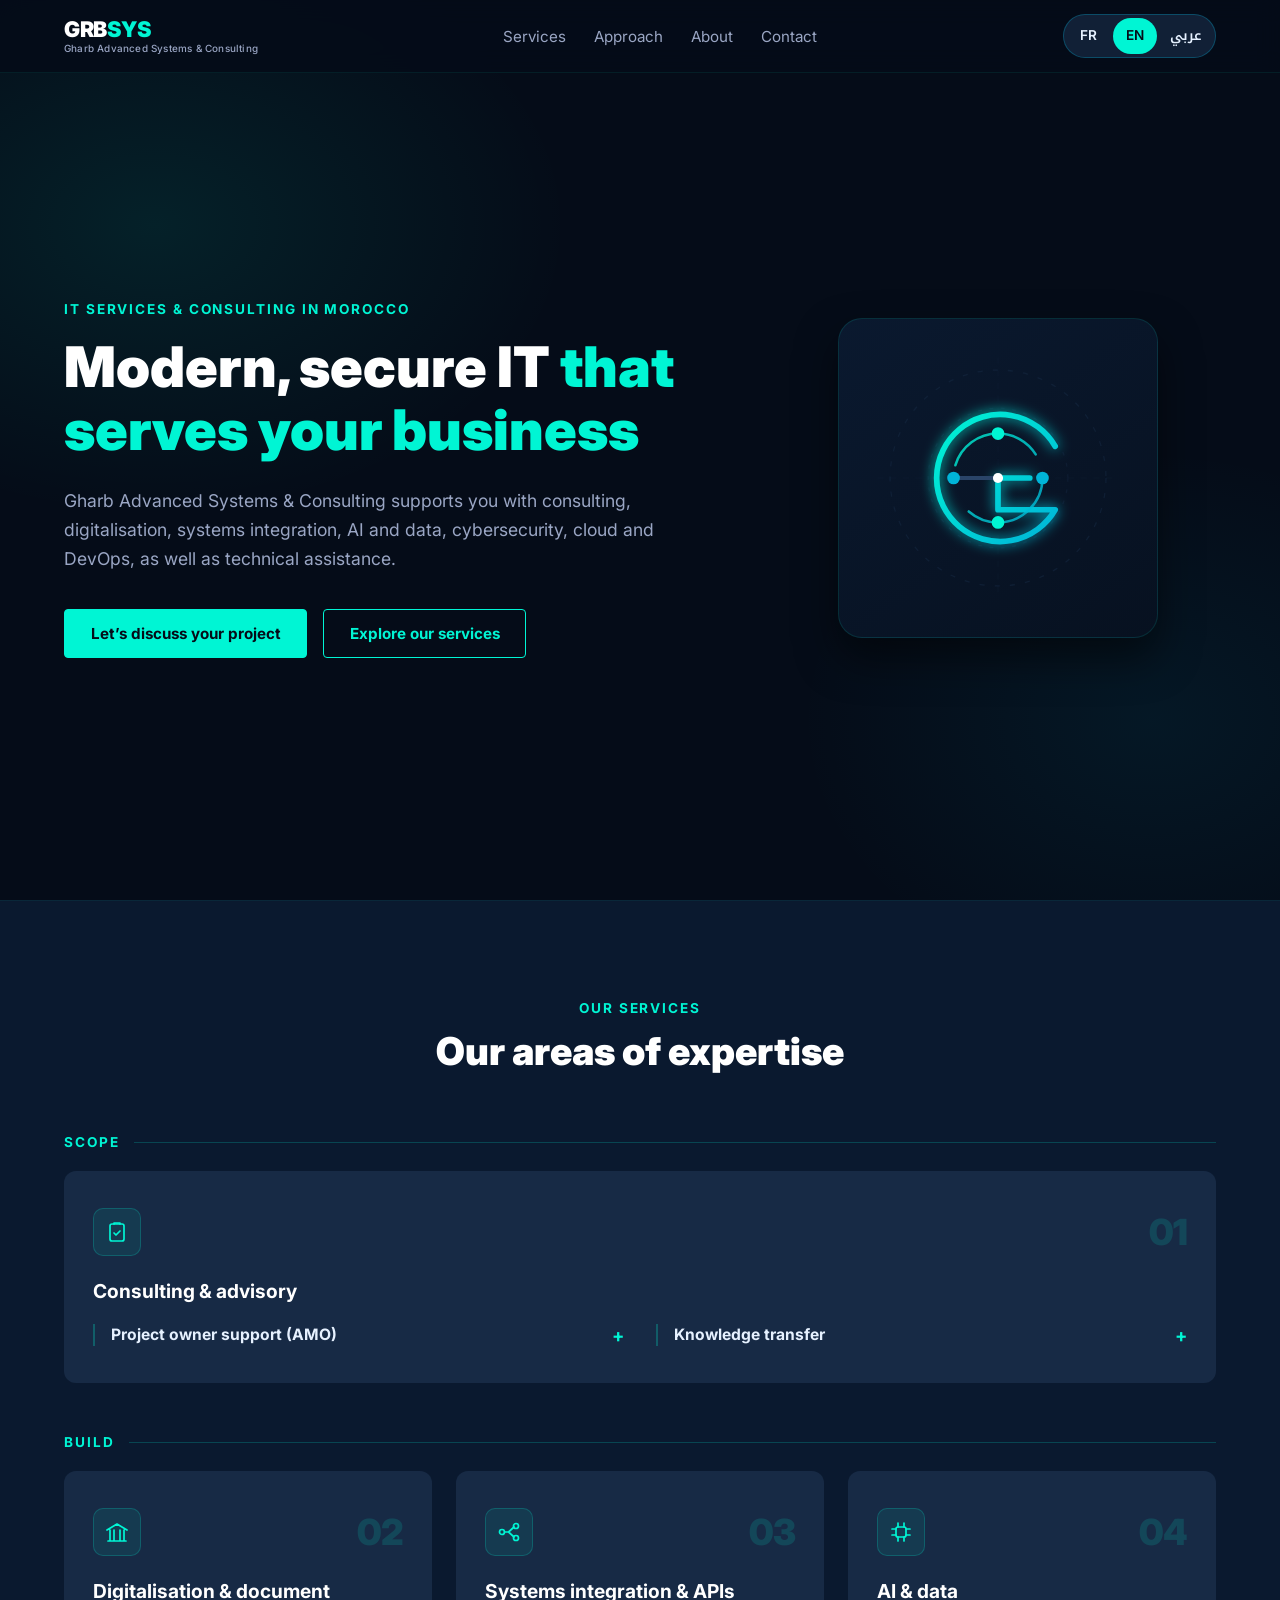
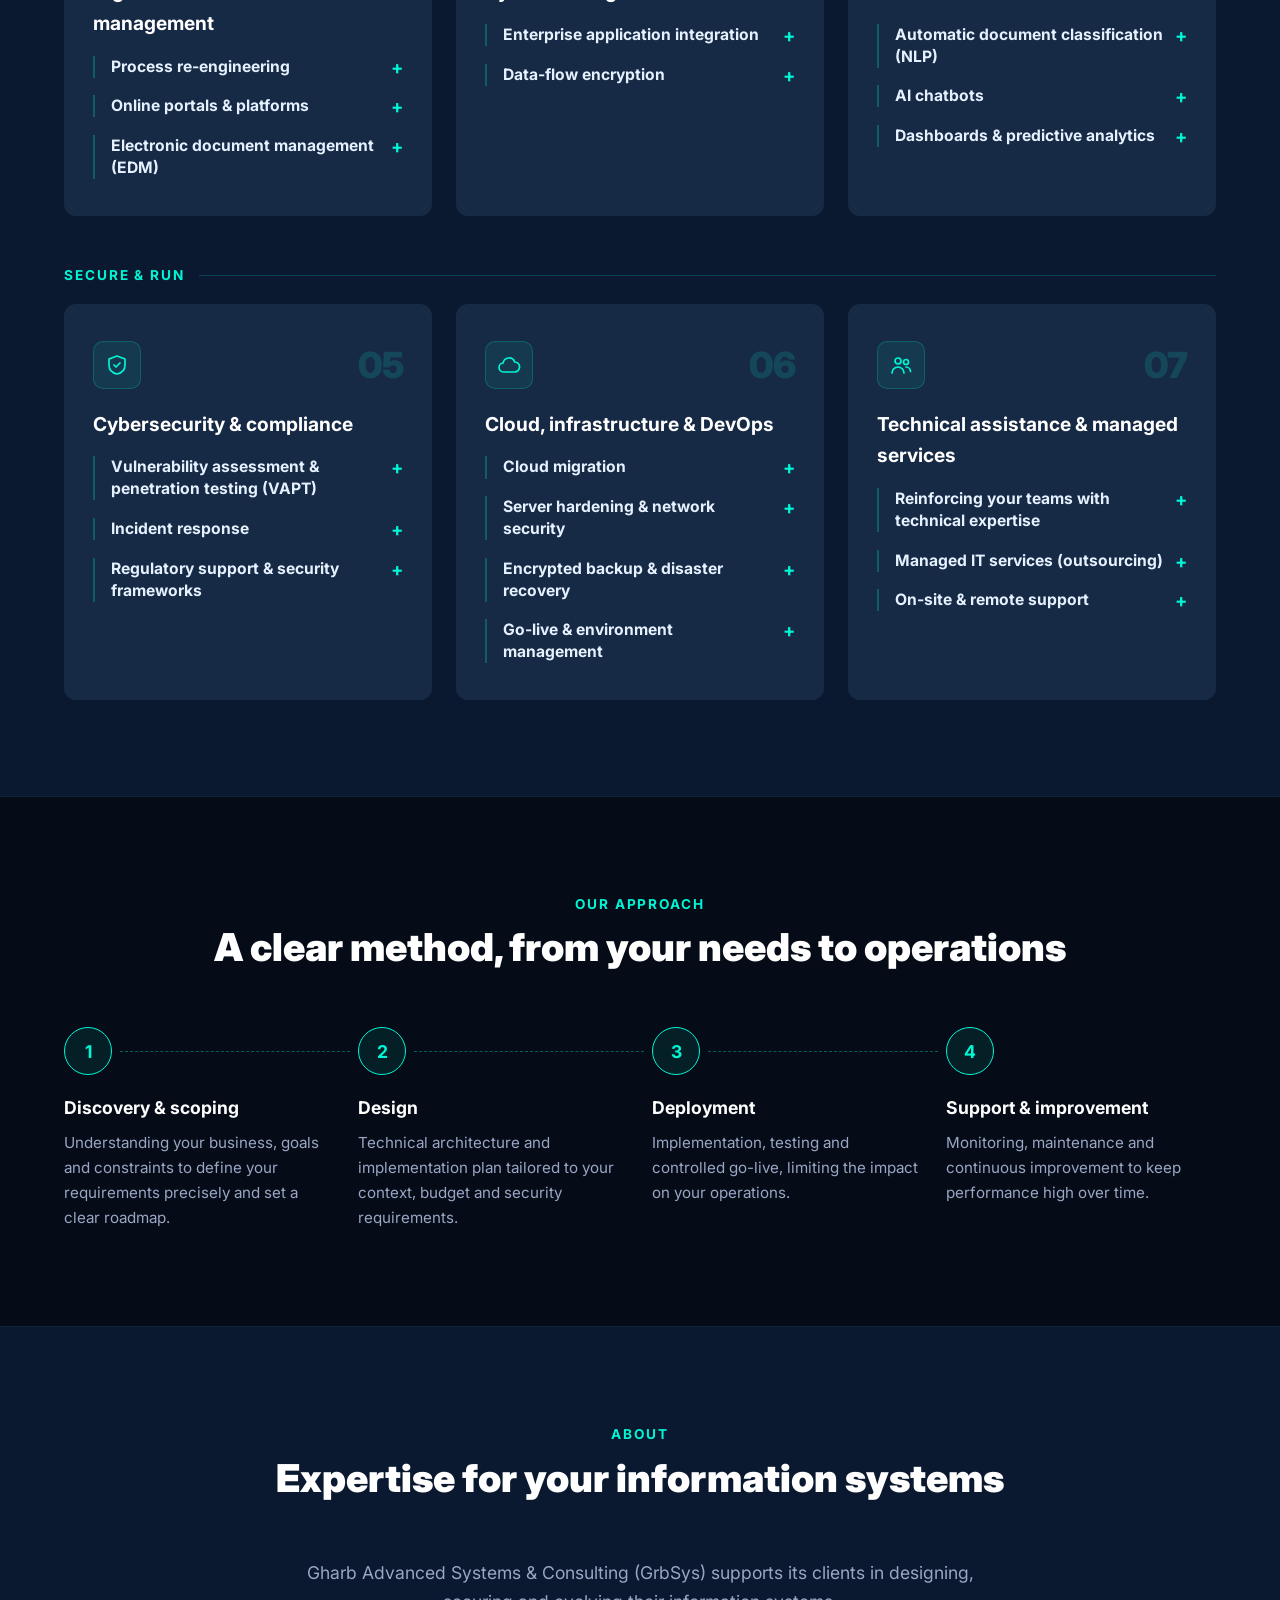
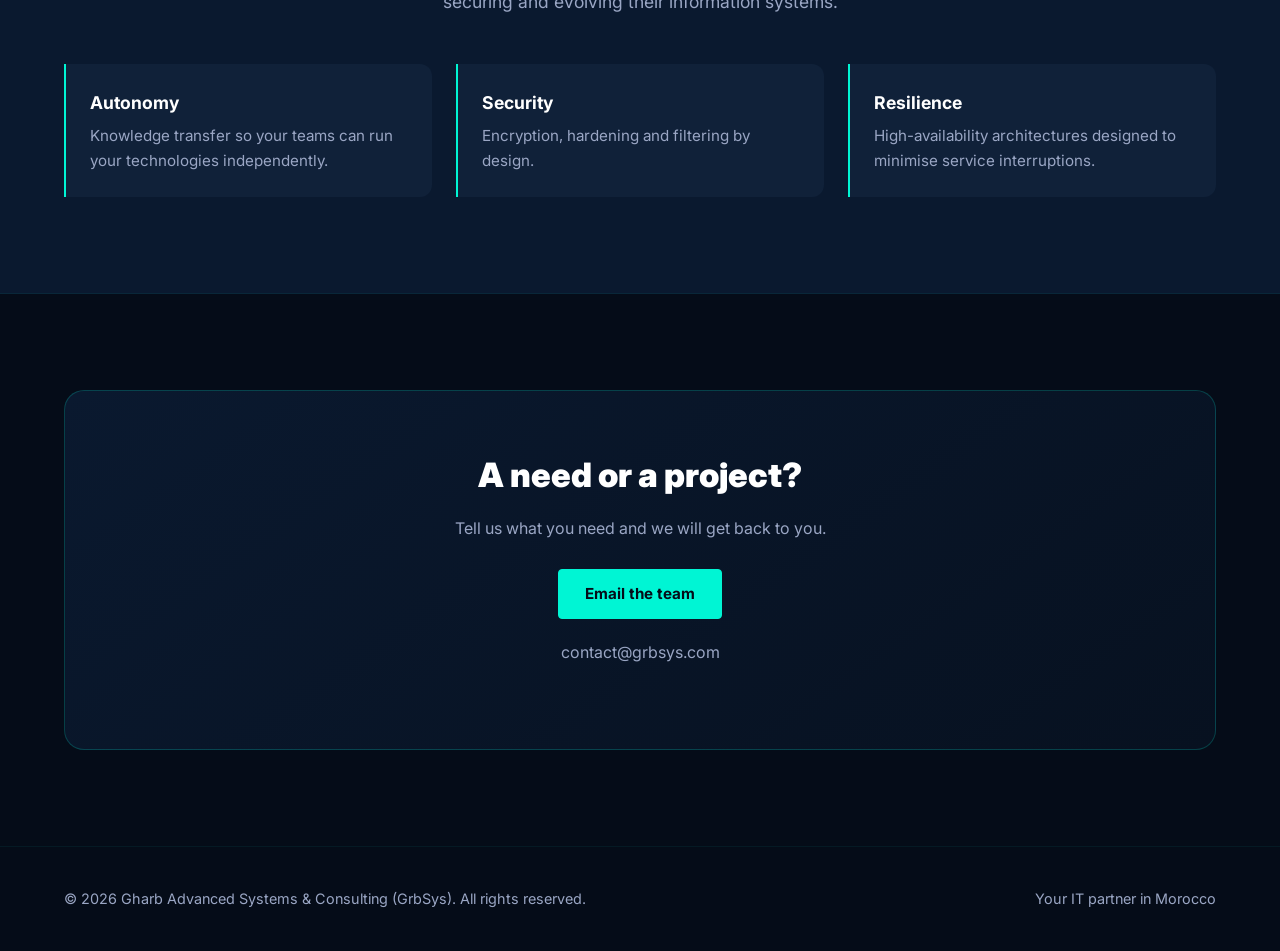
<file: en/index.html>
<!DOCTYPE html>
<html lang="en" dir="ltr">
<head>
    <meta charset="UTF-8">
    <meta name="viewport" content="width=device-width, initial-scale=1.0">
    <title>IT services, cloud &amp; cybersecurity in Morocco | GrbSys</title>
    <meta name="description" content="GrbSys, your IT partner in Morocco: consulting, digitalisation, systems integration, AI and data, cybersecurity, cloud, DevOps and technical assistance.">
    <meta name="theme-color" content="#050c18">
    <link rel="canonical" href="https://grbsys.com/en/">
    <link rel="alternate" hreflang="fr" href="https://grbsys.com/">
    <link rel="alternate" hreflang="en" href="https://grbsys.com/en/">
    <link rel="alternate" hreflang="ar" href="https://grbsys.com/ar/">
    <link rel="alternate" hreflang="x-default" href="https://grbsys.com/">
    <script type="application/ld+json">{"@context":"https://schema.org","@type":"Organization","name":"Gharb Advanced Systems & Consulting","alternateName":["GrbSys","الغرب للأنظمة المتطورة والاستشارات"],"url":"https://grbsys.com/","email":"contact@grbsys.com","areaServed":"MA"}</script>
    <meta property="og:type" content="website">
    <meta property="og:site_name" content="Gharb Advanced Systems &amp; Consulting">
    <meta property="og:title" content="IT services, cloud &amp; cybersecurity in Morocco | GrbSys">
    <meta property="og:description" content="GrbSys, your IT partner in Morocco: consulting, digitalisation, systems integration, AI and data, cybersecurity, cloud, DevOps and technical assistance.">
    <meta property="og:url" content="https://grbsys.com/en/">
    <meta property="og:locale" content="en_GB">
    <meta property="og:locale:alternate" content="fr_MA">
    <meta property="og:locale:alternate" content="ar_MA">
    <link rel="icon" href="data:image/svg+xml,%3Csvg xmlns='http://www.w3.org/2000/svg' viewBox='0 0 32 32'%3E%3Crect width='32' height='32' rx='7' fill='%23050c18'/%3E%3Ccircle cx='16' cy='16' r='8' fill='none' stroke='%2300f5d4' stroke-width='3'/%3E%3Ccircle cx='16' cy='16' r='2.5' fill='%2300f5d4'/%3E%3C/svg%3E">

    <link rel="preconnect" href="https://fonts.googleapis.com">
    <link rel="preconnect" href="https://fonts.gstatic.com" crossorigin>
    <link rel="stylesheet" href="https://fonts.googleapis.com/css2?family=Inter:wght@400;600;700;900&amp;family=Noto+Kufi+Arabic:wght@300;400;700;900&amp;display=swap">

    <link rel="stylesheet" href="../assets/style.css">
</head>
<body>
    <a class="skip-link" href="#main" data-i18n="skip">Skip to content</a>

    <header class="site-header">
        <div class="container header-inner">
            <a href="#top" class="nav-logo" data-i18n-aria="logo.label" aria-label="GrbSys – Gharb Advanced Systems &amp; Consulting, home"><span class="logo-mark">Grb<span class="accent">Sys</span></span><small class="logo-sub" aria-hidden="true" data-i18n="logo.sub">Gharb Advanced Systems &amp; Consulting</small></a>

            <nav class="main-nav" data-i18n-aria="nav.label" aria-label="Main navigation">
                <ul>
                    <li><a href="#services" data-i18n="nav.services">Services</a></li>
                    <li><a href="#approach" data-i18n="nav.approach">Approach</a></li>
                    <li><a href="#about" data-i18n="nav.about">About</a></li>
                    <li><a href="#contact" data-i18n="nav.contact">Contact</a></li>
                </ul>
            </nav>

            <div class="header-actions">
                <nav class="lang-switch" aria-label="Language">
                    <a href="../" hreflang="fr" lang="fr" aria-label="Français">FR</a>
                    <a href="./" hreflang="en" lang="en" aria-label="English" aria-current="page">EN</a>
                    <a href="../ar/" hreflang="ar" lang="ar" aria-label="العربية">عربي</a>
                </nav>
            </div>
        </div>
    </header>

    <main id="main">
        <section class="hero" id="top">
            <div class="container hero-grid">
                <div class="hero-content">
                    <p class="eyebrow" data-i18n="hero.tag">IT services &amp; consulting in Morocco</p>
                    <h1 class="hero-title" data-i18n="hero.title" data-i18n-html>Modern, secure IT <span>that serves your business</span></h1>
                    <p class="hero-desc" data-i18n="hero.desc">Gharb Advanced Systems &amp; Consulting supports you with consulting, digitalisation, systems integration, AI and data, cybersecurity, cloud and DevOps, as well as technical assistance.</p>
                    <div class="hero-actions">
                        <a href="#contact" class="btn btn-primary" data-i18n="hero.cta1">Let’s discuss your project</a>
                        <a href="#services" class="btn btn-outline" data-i18n="hero.cta2">Explore our services</a>
                    </div>
                </div>

                <div class="hero-visual">
                    <div class="svg-container">
                        <svg viewBox="0 0 200 200" xmlns="http://www.w3.org/2000/svg" role="img" aria-labelledby="logoTitle">
                            <title id="logoTitle" data-i18n="logo.title">Animated GrbSys logo: network of connected nodes</title>
                            <defs>
                                <linearGradient id="cyberGrad" x1="0%" y1="0%" x2="100%" y2="100%">
                                    <stop offset="0%" stop-color="#00f5d4"/>
                                    <stop offset="100%" stop-color="#00b4d8"/>
                                </linearGradient>
                                <filter id="neonGlow" x="-20%" y="-20%" width="140%" height="140%">
                                    <feGaussianBlur stdDeviation="5" result="blur"/>
                                    <feComposite in="SourceGraphic" in2="blur" operator="over"/>
                                </filter>
                            </defs>

                            <circle cx="100" cy="100" r="85" fill="none" stroke="#172a45" stroke-width="1" stroke-dasharray="4 8" opacity="0.5"/>
                            <circle cx="100" cy="100" r="55" fill="none" stroke="#172a45" stroke-width="1" stroke-dasharray="3 6" opacity="0.4"/>
                            <line x1="100" y1="5" x2="100" y2="195" stroke="#172a45" stroke-width="0.5" stroke-dasharray="5 5" opacity="0.3"/>
                            <line x1="5" y1="100" x2="195" y2="100" stroke="#172a45" stroke-width="0.5" stroke-dasharray="5 5" opacity="0.3"/>

                            <!-- Boucle « G » -->
                            <path class="draw" pathLength="100" d="M 145 75 A 50 50 0 1 0 145 125 L 100 125 L 100 100 L 125 100"
                                  fill="none" stroke="url(#cyberGrad)" stroke-width="4.5" stroke-linecap="round" stroke-linejoin="round" filter="url(#neonGlow)"/>

                            <!-- Anneau « S » en rotation lente -->
                            <circle class="ring" cx="100" cy="100" r="35" fill="none" stroke="url(#cyberGrad)" stroke-width="2" stroke-dasharray="80 40" stroke-linecap="round" opacity="0.8"/>

                            <path d="M 100 100 L 65 100" fill="none" stroke="#2a4468" stroke-width="3" stroke-linecap="round"/>

                            <circle class="node" cx="100" cy="65" r="5" fill="#00f5d4"/>
                            <circle class="node delay-1" cx="135" cy="100" r="5" fill="#00b4d8"/>
                            <circle class="node delay-2" cx="100" cy="135" r="5" fill="#00f5d4"/>
                            <circle class="node delay-3" cx="65" cy="100" r="5" fill="#00b4d8"/>
                            <circle class="node delay-1" cx="100" cy="100" r="4" fill="#ffffff"/>
                        </svg>
                    </div>
                </div>
            </div>
        </section>

        <section class="section section-alt" id="services" aria-labelledby="services-title">
            <div class="container">
                <div class="section-header">
                    <p class="eyebrow" data-i18n="services.eyebrow">Our services</p>
                    <h2 id="services-title" data-i18n="services.title">Our areas of expertise</h2>
                </div>

                <div class="service-groups">
                <div class="service-group" role="group" aria-labelledby="g1-label">
                    <h3 class="group-title" id="g1-label" data-i18n="g1.title">Scope</h3>
                    <div class="service-cards service-cards--1">
                        <article class="service-card">
                            <div class="card-top">
                                <div class="card-icon" aria-hidden="true">
                                    <svg viewBox="0 0 24 24"><rect x="5" y="4" width="14" height="17" rx="2"/><path d="M9 4V3h6v1M9 13l2 2 4-4"/></svg>
                                </div>
                                <span class="card-num" aria-hidden="true">01</span>
                            </div>
                            <h4 data-i18n="d7.title">Consulting &amp; advisory</h4>
                            <ul class="service-list">
                                <li>
                                    <details>
                                        <summary><h5 data-i18n="d7.i1.t">Project owner support (AMO)</h5></summary>
                                        <p data-i18n="d7.i1.x">Consulting and technical support to scope and steer your technology projects according to good practice and applicable frameworks.</p>
                                    </details>
                                </li>
                                <li>
                                    <details>
                                        <summary><h5 data-i18n="d7.i2.t">Knowledge transfer</h5></summary>
                                        <p data-i18n="d7.i2.x">Ongoing training programmes for your engineers and technical managers so they can manage modern technologies independently.</p>
                                    </details>
                                </li>
                            </ul>
                        </article>
                    </div>
                </div>

                <div class="service-group" role="group" aria-labelledby="g2-label">
                    <h3 class="group-title" id="g2-label" data-i18n="g2.title">Build</h3>
                    <div class="service-cards service-cards--3">
                        <article class="service-card">
                            <div class="card-top">
                                <div class="card-icon" aria-hidden="true">
                                    <svg viewBox="0 0 24 24"><path d="M3 21h18M5 21V10M9 21V10M15 21V10M19 21V10M2 10l10-6 10 6"/></svg>
                                </div>
                                <span class="card-num" aria-hidden="true">02</span>
                            </div>
                            <h4 data-i18n="d1.title">Digitalisation &amp; document management</h4>
                            <ul class="service-list">
                                <li>
                                    <details>
                                        <summary><h5 data-i18n="d1.i1.t">Process re-engineering</h5></summary>
                                        <p data-i18n="d1.i1.x">Turning your paper-based and manual procedures into automated digital workflows so you can work faster, in line with applicable regulations.</p>
                                    </details>
                                </li>
                                <li>
                                    <details>
                                        <summary><h5 data-i18n="d1.i2.t">Online portals &amp; platforms</h5></summary>
                                        <p data-i18n="d1.i2.x">Unified online platforms to receive, process and track requests from your customers and partners: forms, online requests, customer portals.</p>
                                    </details>
                                </li>
                                <li>
                                    <details>
                                        <summary><h5 data-i18n="d1.i3.t">Electronic document management (EDM)</h5></summary>
                                        <p data-i18n="d1.i3.x">Secure archiving of your organisation’s records, with indexing and fast search to find documents easily and reduce the risk of loss or damage.</p>
                                    </details>
                                </li>
                            </ul>
                        </article>

                        <article class="service-card">
                            <div class="card-top">
                                <div class="card-icon" aria-hidden="true">
                                    <svg viewBox="0 0 24 24"><circle cx="5" cy="12" r="2.5"/><circle cx="19" cy="6" r="2.5"/><circle cx="19" cy="18" r="2.5"/><path d="M7.5 12h4l5.5-5M11.5 12l5.5 5"/></svg>
                                </div>
                                <span class="card-num" aria-hidden="true">03</span>
                            </div>
                            <h4 data-i18n="d5.title">Systems integration &amp; APIs</h4>
                            <ul class="service-list">
                                <li>
                                    <details>
                                        <summary><h5 data-i18n="d5.i1.t">Enterprise application integration</h5></summary>
                                        <p data-i18n="d5.i1.x">Configuring and securing APIs for reliable data exchange between your platforms, partners and internal systems.</p>
                                    </details>
                                </li>
                                <li>
                                    <details>
                                        <summary><h5 data-i18n="d5.i2.t">Data-flow encryption</h5></summary>
                                        <p data-i18n="d5.i2.x">Encryption of data exchanged between your systems and your partners, with strict control over authorised access.</p>
                                    </details>
                                </li>
                            </ul>
                        </article>

                        <article class="service-card">
                            <div class="card-top">
                                <div class="card-icon" aria-hidden="true">
                                    <svg viewBox="0 0 24 24"><rect x="7" y="7" width="10" height="10" rx="2"/><path d="M9 3v4M15 3v4M9 17v4M15 17v4M3 9h4M3 15h4M17 9h4M17 15h4"/></svg>
                                </div>
                                <span class="card-num" aria-hidden="true">04</span>
                            </div>
                            <h4 data-i18n="d6.title">AI &amp; data</h4>
                            <ul class="service-list">
                                <li>
                                    <details>
                                        <summary><h5 data-i18n="d6.i1.t">Automatic document classification (NLP)</h5></summary>
                                        <p data-i18n="d6.i1.x">Natural Language Processing (NLP) to automatically read, analyse and classify your correspondence and documents.</p>
                                    </details>
                                </li>
                                <li>
                                    <details>
                                        <summary><h5 data-i18n="d6.i2.t">AI chatbots</h5></summary>
                                        <p data-i18n="d6.i2.x">Generative-AI chatbots on your platforms to guide your users and answer common questions in natural language, around the clock.</p>
                                    </details>
                                </li>
                                <li>
                                    <details>
                                        <summary><h5 data-i18n="d6.i3.t">Dashboards &amp; predictive analytics</h5></summary>
                                        <p data-i18n="d6.i3.x">Dynamic business intelligence (BI) dashboards to analyse your indicators, even with large data volumes, and anticipate trends for data-driven decisions.</p>
                                    </details>
                                </li>
                            </ul>
                        </article>
                    </div>
                </div>

                <div class="service-group" role="group" aria-labelledby="g3-label">
                    <h3 class="group-title" id="g3-label" data-i18n="g3.title">Secure &amp; run</h3>
                    <div class="service-cards service-cards--3">
                        <article class="service-card">
                            <div class="card-top">
                                <div class="card-icon" aria-hidden="true">
                                    <svg viewBox="0 0 24 24"><path d="M12 3l8 3v6c0 4.5-3.2 8-8 9-4.8-1-8-4.5-8-9V6l8-3z"/><path d="M9 12l2 2 4-4"/></svg>
                                </div>
                                <span class="card-num" aria-hidden="true">05</span>
                            </div>
                            <h4 data-i18n="d2.title">Cybersecurity &amp; compliance</h4>
                            <ul class="service-list">
                                <li>
                                    <details>
                                        <summary><h5 data-i18n="d2.i1.t">Vulnerability assessment &amp; penetration testing (VAPT)</h5></summary>
                                        <p data-i18n="d2.i1.x">Controlled attack simulations (ethical hacking), carried out with your written authorisation and within an agreed scope, to identify vulnerabilities in your systems and networks and help you fix them before they are exploited.</p>
                                    </details>
                                </li>
                                <li>
                                    <details>
                                        <summary><h5 data-i18n="d2.i2.t">Incident response</h5></summary>
                                        <p data-i18n="d2.i2.x">Automated response procedures and rapid intervention to contain attacks and limit their impact on your services.</p>
                                    </details>
                                </li>
                                <li>
                                    <details>
                                        <summary><h5 data-i18n="d2.i3.t">Regulatory support &amp; security frameworks</h5></summary>
                                        <p data-i18n="d2.i3.x">Support in bringing your information systems in line with the requirements that apply to you (DGSSI directives and frameworks, personal data protection) and recognised good practice: gap assessment, action plan, implementation and audit readiness.</p>
                                    </details>
                                </li>
                            </ul>
                        </article>

                        <article class="service-card">
                            <div class="card-top">
                                <div class="card-icon" aria-hidden="true">
                                    <svg viewBox="0 0 24 24"><path d="M6.5 19a4.5 4.5 0 0 1-.4-8.98A6 6 0 0 1 17.7 9a4.5 4.5 0 0 1-.2 10h-11z"/></svg>
                                </div>
                                <span class="card-num" aria-hidden="true">06</span>
                            </div>
                            <h4 data-i18n="d4.title">Cloud, infrastructure &amp; DevOps</h4>
                            <ul class="service-list">
                                <li>
                                    <details>
                                        <summary><h5 data-i18n="d4.i1.t">Cloud migration</h5></summary>
                                        <p data-i18n="d4.i1.x">Migrating your systems and databases from your current environment to a secure cloud environment, limiting service interruption as far as possible.</p>
                                    </details>
                                </li>
                                <li>
                                    <details>
                                        <summary><h5 data-i18n="d4.i2.t">Server hardening &amp; network security</h5></summary>
                                        <p data-i18n="d4.i2.x">Hardening your servers, deploying web application firewalls (WAF) and managing secure virtual networks.</p>
                                    </details>
                                </li>
                                <li>
                                    <details>
                                        <summary><h5 data-i18n="d4.i3.t">Encrypted backup &amp; disaster recovery</h5></summary>
                                        <p data-i18n="d4.i3.x">Automated, encrypted off-site backups and disaster recovery plans (DRP) to restore your data within agreed timeframes after a major incident.</p>
                                    </details>
                                </li>
                                <li>
                                    <details>
                                        <summary><h5 data-i18n="d4.i4.t">Go-live &amp; environment management</h5></summary>
                                        <p data-i18n="d4.i4.x">Managing per-environment configuration and domain names for a smooth, secure move from development and testing to production.</p>
                                    </details>
                                </li>
                            </ul>
                        </article>

                        <article class="service-card">
                            <div class="card-top">
                                <div class="card-icon" aria-hidden="true">
                                    <svg viewBox="0 0 24 24"><circle cx="9" cy="8" r="3"/><path d="M3 20c0-3.3 2.7-6 6-6s6 2.7 6 6"/><circle cx="17" cy="9" r="2.5"/><path d="M17 14c2.5 0 4.5 2 4.5 4.5"/></svg>
                                </div>
                                <span class="card-num" aria-hidden="true">07</span>
                            </div>
                            <h4 data-i18n="d3.title">Technical assistance &amp; managed services</h4>
                            <ul class="service-list">
                                <li>
                                    <details>
                                        <summary><h5 data-i18n="d3.i1.t">Reinforcing your teams with technical expertise</h5></summary>
                                        <p data-i18n="d3.i1.x">Our engineers and experts carry out technical assistance assignments agreed with you (scope, deliverables, duration), under GrbSys's own supervision, on your premises or remotely.</p>
                                    </details>
                                </li>
                                <li>
                                    <details>
                                        <summary><h5 data-i18n="d3.i2.t">Managed IT services (outsourcing)</h5></summary>
                                        <p data-i18n="d3.i2.x">Technical and administrative oversight of your IT systems, including the administration of your servers, through annual management and maintenance contracts.</p>
                                    </details>
                                </li>
                                <li>
                                    <details>
                                        <summary><h5 data-i18n="d3.i3.t">On-site &amp; remote support</h5></summary>
                                        <p data-i18n="d3.i3.x">Our support teams work on your premises or remotely, with coverage up to 24/7 depending on the agreed service level (SLA).</p>
                                    </details>
                                </li>
                            </ul>
                        </article>
                    </div>
                </div>
                </div>
            </div>
        </section>

        <section class="section" id="approach" aria-labelledby="approach-title">
            <div class="container">
                <div class="section-header">
                    <p class="eyebrow" data-i18n="approach.eyebrow">Our approach</p>
                    <h2 id="approach-title" data-i18n="approach.title">A clear method, from your needs to operations</h2>
                </div>
                <ol class="steps">
                    <li class="step">
                        <div class="step-num" aria-hidden="true">1</div>
                        <h3 data-i18n="a1.title">Discovery &amp; scoping</h3>
                        <p data-i18n="a1.text">Understanding your business, goals and constraints to define your requirements precisely and set a clear roadmap.</p>
                    </li>
                    <li class="step">
                        <div class="step-num" aria-hidden="true">2</div>
                        <h3 data-i18n="a2.title">Design</h3>
                        <p data-i18n="a2.text">Technical architecture and implementation plan tailored to your context, budget and security requirements.</p>
                    </li>
                    <li class="step">
                        <div class="step-num" aria-hidden="true">3</div>
                        <h3 data-i18n="a3.title">Deployment</h3>
                        <p data-i18n="a3.text">Implementation, testing and controlled go-live, limiting the impact on your operations.</p>
                    </li>
                    <li class="step">
                        <div class="step-num" aria-hidden="true">4</div>
                        <h3 data-i18n="a4.title">Support &amp; improvement</h3>
                        <p data-i18n="a4.text">Monitoring, maintenance and continuous improvement to keep performance high over time.</p>
                    </li>
                </ol>
            </div>
        </section>

        <section class="section section-alt" id="about" aria-labelledby="about-title">
            <div class="container">
                <div class="section-header">
                    <p class="eyebrow" data-i18n="about.eyebrow">About</p>
                    <h2 id="about-title" data-i18n="about.title">Expertise for your information systems</h2>
                </div>
                <p class="about-lead" data-i18n="about.text">Gharb Advanced Systems &amp; Consulting (GrbSys) supports its clients in designing, securing and evolving their information systems.</p>
                <ul class="pillars">
                    <li class="pillar"><h3 data-i18n="p1.title">Autonomy</h3><p data-i18n="p1.text">Knowledge transfer so your teams can run your technologies independently.</p></li>
                    <li class="pillar"><h3 data-i18n="p2.title">Security</h3><p data-i18n="p2.text">Encryption, hardening and filtering by design.</p></li>
                    <li class="pillar"><h3 data-i18n="p3.title">Resilience</h3><p data-i18n="p3.text">High-availability architectures designed to minimise service interruptions.</p></li>
                </ul>
            </div>
        </section>

        <section class="section" id="contact" aria-labelledby="contact-title">
            <div class="container">
                <div class="contact-box">
                    <h2 id="contact-title" data-i18n="contact.title">A need or a project?</h2>
                    <p data-i18n="contact.text">Tell us what you need and we will get back to you.</p>
                    <a href="mailto:contact@grbsys.com" class="btn btn-primary" data-i18n="contact.cta">Email the team</a>
                    <p><a href="mailto:contact@grbsys.com" class="contact-mail">contact@grbsys.com</a></p>
                </div>
            </div>
        </section>
    </main>

    <footer class="site-footer">
        <div class="container footer-inner">
            <p data-i18n="footer.copy">© 2026 Gharb Advanced Systems &amp; Consulting (GrbSys). All rights reserved.</p>
            <p data-i18n="footer.tag">Your IT partner in Morocco</p>
        </div>
    </footer>
</body>
</html>
</file>
<file: assets/style.css>
:root {
    --bg-dark: #050c18;
    --navy-deep: #0a192f;
    --navy-light: #172a45;
    --cyber-cyan: #00f5d4;
    --neon-blue: #00b4d8;
    --slate-gray: #9aa6c4;
    --silver-white: #e6f1ff;
    --white: #ffffff;
    --radius: 12px;
    --max: 72rem;
    --header-h: 4.5rem;
    --track: 0.14em;
    --tt: uppercase;
    --font-latin: 'Inter', system-ui, -apple-system, 'Segoe UI', sans-serif;
    --font-arabic: 'Noto Kufi Arabic', 'Segoe UI', Tahoma, sans-serif;
}

/* L'arabe ne supporte ni l'espacement de lettres ni les capitales */
:root[lang="ar"] {
    --track: 0;
    --tt: none;
}

*, *::before, *::after { box-sizing: border-box; }
* { margin: 0; padding: 0; }

html { scroll-behavior: smooth; scroll-padding-top: calc(var(--header-h) + 1rem); }

body {
    background: var(--bg-dark);
    color: var(--silver-white);
    font-family: var(--font-latin);
    line-height: 1.65;
    overflow-x: hidden;
    -webkit-font-smoothing: antialiased;
}

:root[lang="ar"] body {
    font-family: var(--font-arabic);
    line-height: 1.85;
}

a { color: inherit; }
svg { display: block; }

:focus-visible {
    outline: 2px solid var(--cyber-cyan);
    outline-offset: 3px;
    border-radius: 4px;
}

.container { width: min(var(--max), 100% - 2.5rem); margin-inline: auto; }

.skip-link {
    position: absolute;
    inset-inline-start: 1rem;
    top: -4rem;
    z-index: 200;
    background: var(--cyber-cyan);
    color: var(--bg-dark);
    padding: 0.6rem 1rem;
    border-radius: 4px;
    font-weight: 700;
    text-decoration: none;
}
.skip-link:focus { top: 1rem; }

/* ---------- Header ---------- */
.site-header {
    position: fixed;
    inset-inline: 0;
    top: 0;
    z-index: 100;
    background: rgba(5, 12, 24, 0.88);
    -webkit-backdrop-filter: blur(12px);
    backdrop-filter: blur(12px);
    border-bottom: 1px solid rgba(0, 245, 212, 0.08);
}

.header-inner {
    min-height: var(--header-h);
    display: flex;
    align-items: center;
    flex-wrap: wrap;
    gap: 0.75rem 1.5rem;
    padding-block: 0.6rem;
}

.nav-logo {
    font-weight: 900;
    font-size: 1.35rem;
    letter-spacing: -0.02em;
    color: var(--white);
    text-decoration: none;
    text-transform: uppercase;
    direction: ltr;
}
.nav-logo { display: flex; flex-direction: column; gap: 0.15rem; line-height: 1.05; }
.nav-logo .accent { color: var(--cyber-cyan); }
.logo-sub { font-size: 0.62rem; font-weight: 500; letter-spacing: 0.02em; text-transform: none; color: var(--slate-gray); }
:root[lang="ar"] .logo-sub { direction: rtl; font-family: var(--font-arabic); letter-spacing: 0; }
@media (max-width: 64rem) { .logo-sub { display: none; } }

.main-nav { margin-inline: auto; }
.main-nav ul { display: flex; list-style: none; gap: 1.75rem; }
.main-nav a {
    color: var(--slate-gray);
    text-decoration: none;
    font-size: 0.95rem;
    padding-block: 0.7rem;
    transition: color 0.25s;
}
.main-nav a:hover { color: var(--cyber-cyan); }

.header-actions { display: flex; align-items: center; gap: 1rem; }

.lang-switch {
    display: inline-flex;
    padding: 3px;
    gap: 2px;
    background: rgba(23, 42, 69, 0.7);
    border: 1px solid rgba(0, 180, 216, 0.3);
    border-radius: 50px;
}

.lang-switch a {
    display: inline-flex;
    align-items: center;
    justify-content: center;
    text-decoration: none;
    min-width: 2.75rem;
    min-height: 2.25rem;
    padding: 0 0.7rem;
    border: 0;
    border-radius: 50px;
    background: transparent;
    color: var(--silver-white);
    font: 600 0.85rem/1 var(--font-latin);
    cursor: pointer;
    transition: background 0.25s, color 0.25s;
}
.lang-switch a[lang="ar"] { font-family: var(--font-arabic); }
.lang-switch a:hover { color: var(--cyber-cyan); }
.lang-switch a[aria-current="page"] {
    background: var(--cyber-cyan);
    color: var(--bg-dark);
}

/* ---------- Boutons ---------- */
.btn {
    display: inline-flex;
    align-items: center;
    justify-content: center;
    min-height: 2.75rem;
    padding: 0.7rem 1.6rem;
    border-radius: 4px;
    font-weight: 700;
    font-size: 0.95rem;
    text-decoration: none;
    border: 1px solid var(--cyber-cyan);
    transition: transform 0.25s, box-shadow 0.25s, background 0.25s;
}
.btn-primary { background: var(--cyber-cyan); color: var(--bg-dark); }
.btn-primary:hover { transform: translateY(-2px); box-shadow: 0 6px 22px rgba(0, 245, 212, 0.4); }
.btn-outline { background: transparent; color: var(--cyber-cyan); }
.btn-outline:hover { background: rgba(0, 245, 212, 0.1); box-shadow: 0 0 15px rgba(0, 245, 212, 0.2); }
.contact-mail { display: inline-block; margin-top: 1.25rem; color: var(--slate-gray); text-decoration: none; direction: ltr; unicode-bidi: isolate; transition: color 0.25s; }
.contact-mail:hover { color: var(--cyber-cyan); }

/* ---------- Hero ---------- */
.hero {
    min-height: 100vh;
    min-height: 100svh;
    display: flex;
    align-items: center;
    padding-block: calc(var(--header-h) + 3rem) 4rem;
    background:
        radial-gradient(40rem 28rem at 12% 25%, rgba(0, 245, 212, 0.09), transparent 65%),
        radial-gradient(34rem 26rem at 90% 80%, rgba(0, 180, 216, 0.07), transparent 65%);
}

.hero-grid {
    display: grid;
    grid-template-columns: minmax(0, 1.5fr) minmax(0, 1fr);
    align-items: center;
    gap: 4rem;
}

.eyebrow {
    color: var(--cyber-cyan);
    font-size: 0.85rem;
    font-weight: 700;
    letter-spacing: var(--track);
    text-transform: var(--tt);
}
.hero .eyebrow { margin-bottom: 1rem; }

.hero-title {
    font-size: clamp(2.25rem, 5vw, 3.5rem);
    font-weight: 900;
    line-height: 1.12;
    color: var(--white);
    margin-bottom: 1.5rem;
}
:root[lang="ar"] .hero-title { line-height: 1.4; font-size: clamp(2rem, 4.6vw, 3rem); }
.hero-title span { color: var(--cyber-cyan); }

.hero-desc {
    color: var(--slate-gray);
    font-size: 1.1rem;
    max-width: 40rem;
    margin-bottom: 2.25rem;
}

.hero-actions { display: flex; flex-wrap: wrap; gap: 1rem; }

.hero-visual { display: flex; justify-content: center; }

.svg-container {
    width: 100%;
    max-width: 320px;
    aspect-ratio: 1;
    background: linear-gradient(145deg, #0a192f, #071120);
    border: 1px solid rgba(0, 245, 212, 0.12);
    padding: 2rem;
    border-radius: 24px;
    box-shadow: 0 20px 40px rgba(0, 0, 0, 0.5);
}
.svg-container svg { width: 100%; height: 100%; overflow: visible; }

/* ---------- Sections ---------- */
.section { padding-block: 6rem; }
.section-alt {
    background: var(--navy-deep);
    border-block: 1px solid rgba(0, 245, 212, 0.06);
}

.section-header { text-align: center; margin-bottom: 3.5rem; }
.section-header h2 {
    font-size: clamp(1.75rem, 3.6vw, 2.4rem);
    font-weight: 900;
    color: var(--white);
    line-height: 1.25;
    margin-top: 0.5rem;
}

.service-groups { display: grid; gap: 3rem; }
.group-title {
    display: flex;
    align-items: center;
    gap: 0.9rem;
    margin-bottom: 1.1rem;
    color: var(--cyber-cyan);
    font-size: 0.85rem;
    font-weight: 700;
    letter-spacing: var(--track);
    text-transform: var(--tt);
}
.group-title::after { content: ''; flex: 1; border-top: 1px solid rgba(0, 245, 212, 0.2); }
.service-cards {
    display: grid;
    grid-template-columns: repeat(auto-fit, minmax(min(100%, 17rem), 1fr));
    gap: 1.5rem;
}

.service-card {
    background: var(--navy-light);
    padding: 2.25rem 1.75rem;
    border-radius: var(--radius);
    border: 1px solid transparent;
    transition: border-color 0.25s, transform 0.25s, box-shadow 0.25s;
}
.service-card:hover {
    border-color: var(--cyber-cyan);
    transform: translateY(-5px);
    box-shadow: 0 10px 30px rgba(0, 0, 0, 0.4);
}

.service-card { display: flex; flex-direction: column; position: relative; overflow: hidden; }
.service-card::before {
    content: '';
    position: absolute;
    inset-inline: 0;
    top: 0;
    height: 2px;
    background: linear-gradient(90deg, var(--cyber-cyan), var(--neon-blue), transparent);
    opacity: 0;
    transition: opacity 0.25s;
}
.service-card:hover::before { opacity: 1; }
:root[dir="rtl"] .service-card::before { background: linear-gradient(270deg, var(--cyber-cyan), var(--neon-blue), transparent); }

.card-top { display: flex; align-items: center; justify-content: space-between; margin-bottom: 1.25rem; }
.card-top .card-icon { margin-bottom: 0; }
.card-num {
    font: 900 2.25rem/1 var(--font-latin);
    color: rgba(0, 245, 212, 0.14);
    letter-spacing: -0.03em;
    direction: ltr;
}

.service-list { list-style: none; display: grid; gap: 1.1rem; margin-top: 0.25rem; }
.service-list li { padding-inline-start: 1rem; border-inline-start: 2px solid rgba(0, 245, 212, 0.25); transition: border-color 0.25s; }
.service-card:hover .service-list li { border-color: rgba(0, 245, 212, 0.55); }
.service-list h5 { color: var(--silver-white); font-size: 0.98rem; font-weight: 700; line-height: 1.4; }
.service-list summary {
    display: flex;
    align-items: flex-start;
    justify-content: space-between;
    gap: 0.75rem;
    list-style: none;
    cursor: pointer;
    border-radius: 4px;
}
.service-list summary::-webkit-details-marker { display: none; }
.service-list summary::after { content: '+'; color: var(--cyber-cyan); font-weight: 700; font-size: 1.15rem; line-height: 1.2; }
.service-list details[open] summary::after { content: '\2212'; }
.service-list details > p { margin-top: 0.45rem; font-size: 0.9rem; line-height: 1.6; }

@media (min-width: 64rem) {
    .service-cards--3 { grid-template-columns: repeat(3, minmax(0, 1fr)); }
    .service-cards--1 .service-list { grid-template-columns: repeat(auto-fit, minmax(18rem, 1fr)); gap: 1.25rem 2rem; }
}

.card-icon {
    width: 3rem;
    height: 3rem;
    display: grid;
    place-items: center;
    margin-bottom: 1.25rem;
    color: var(--cyber-cyan);
    background: rgba(0, 245, 212, 0.08);
    border: 1px solid rgba(0, 245, 212, 0.2);
    border-radius: 10px;
}
.card-icon svg { width: 1.5rem; height: 1.5rem; fill: none; stroke: currentColor; stroke-width: 1.7; stroke-linecap: round; stroke-linejoin: round; }

.service-card h4 { color: var(--white); font-size: 1.2rem; margin-bottom: 0.75rem; font-weight: 700; }
.service-card p { color: var(--slate-gray); font-size: 0.95rem; }

/* Approche */
.steps { list-style: none; display: grid; grid-template-columns: repeat(4, minmax(0, 1fr)); gap: 2rem 1.5rem; }
.step { position: relative; }
.step-num {
    width: 3rem;
    height: 3rem;
    display: grid;
    place-items: center;
    margin-bottom: 1.1rem;
    border-radius: 50%;
    border: 1px solid var(--cyber-cyan);
    background: rgba(0, 245, 212, 0.08);
    color: var(--cyber-cyan);
    font: 700 1.1rem/1 var(--font-latin);
    position: relative;
    z-index: 1;
}
.step:not(:last-child)::after {
    content: '';
    position: absolute;
    top: 1.5rem;
    inset-inline-start: 3.5rem;
    width: calc(100% - 3.5rem + 1.5rem - 0.5rem);
    border-top: 1px dashed rgba(0, 245, 212, 0.35);
}
.step h3 { color: var(--white); font-size: 1.1rem; margin-bottom: 0.5rem; }
.step p { color: var(--slate-gray); font-size: 0.95rem; }

/* À propos */
.about-lead {
    max-width: 46rem;
    margin: 0 auto 3rem;
    text-align: center;
    color: var(--slate-gray);
    font-size: 1.1rem;
}
.pillars { list-style: none; display: grid; grid-template-columns: repeat(auto-fit, minmax(min(100%, 15rem), 1fr)); gap: 1.5rem; }
.pillar { padding: 1.5rem; border-inline-start: 2px solid var(--cyber-cyan); background: rgba(23, 42, 69, 0.45); border-radius: 0 var(--radius) var(--radius) 0; }
:root[dir="rtl"] .pillar { border-radius: var(--radius) 0 0 var(--radius); }
.pillar h3 { color: var(--white); font-size: 1.1rem; margin-bottom: 0.4rem; }
.pillar p { color: var(--slate-gray); font-size: 0.95rem; }

/* Contact */
.contact-box {
    text-align: center;
    padding: clamp(2rem, 5vw, 3.5rem);
    border: 1px solid rgba(0, 245, 212, 0.2);
    border-radius: 20px;
    background: linear-gradient(145deg, #0a192f, #071120);
}
.contact-box h2 { color: var(--white); font-size: clamp(1.6rem, 3.2vw, 2.1rem); font-weight: 900; margin-bottom: 0.75rem; }
.contact-box p { color: var(--slate-gray); max-width: 36rem; margin: 0 auto 1.75rem; }

/* ---------- Footer ---------- */
.site-footer {
    padding-block: 2.5rem;
    border-top: 1px solid rgba(0, 245, 212, 0.06);
    color: var(--slate-gray);
    font-size: 0.9rem;
}
.footer-inner { display: flex; flex-wrap: wrap; justify-content: space-between; align-items: center; gap: 1rem 2rem; }

/* ---------- Animations du logo ---------- */
.draw { stroke-dasharray: 100; stroke-dashoffset: 0; animation: draw 3.5s cubic-bezier(0.4, 0, 0.2, 1) both; }
.ring { transform-box: fill-box; transform-origin: center; animation: spin 28s linear infinite; }
.node { transform-box: fill-box; transform-origin: center; animation: blink 2s ease-in-out infinite alternate; }
.delay-1 { animation-delay: 0.5s; }
.delay-2 { animation-delay: 1s; }
.delay-3 { animation-delay: 1.5s; }

@keyframes draw { from { stroke-dashoffset: 100; } }
@keyframes spin { to { transform: rotate(360deg); } }
@keyframes blink {
    from { opacity: 0.55; transform: scale(0.8); }
    to   { opacity: 1;    transform: scale(1.2); }
}

@media (prefers-reduced-motion: reduce) {
    html { scroll-behavior: auto; }
    *, *::before, *::after { animation: none !important; transition: none !important; }
}

/* ---------- Responsive ---------- */
@media (max-width: 62rem) {
    .hero-grid { grid-template-columns: 1fr; gap: 3rem; text-align: center; }
    .hero-desc { margin-inline: auto; }
    .hero-actions { justify-content: center; }
}

@media (max-width: 62rem) {
    .steps { grid-template-columns: repeat(2, minmax(0, 1fr)); }
    .step:nth-child(2)::after { display: none; }
}

@media (max-width: 48rem) {
    :root { --header-h: 7.5rem; }
    .header-inner { justify-content: space-between; }
    .main-nav { order: 3; width: 100%; margin: 0; }
    .main-nav ul { justify-content: center; gap: 1.5rem; }
    .steps { grid-template-columns: 1fr; }
    .step::after { display: none; }
    .section { padding-block: 4rem; }
    .footer-inner { flex-direction: column; text-align: center; }
}
</file>
